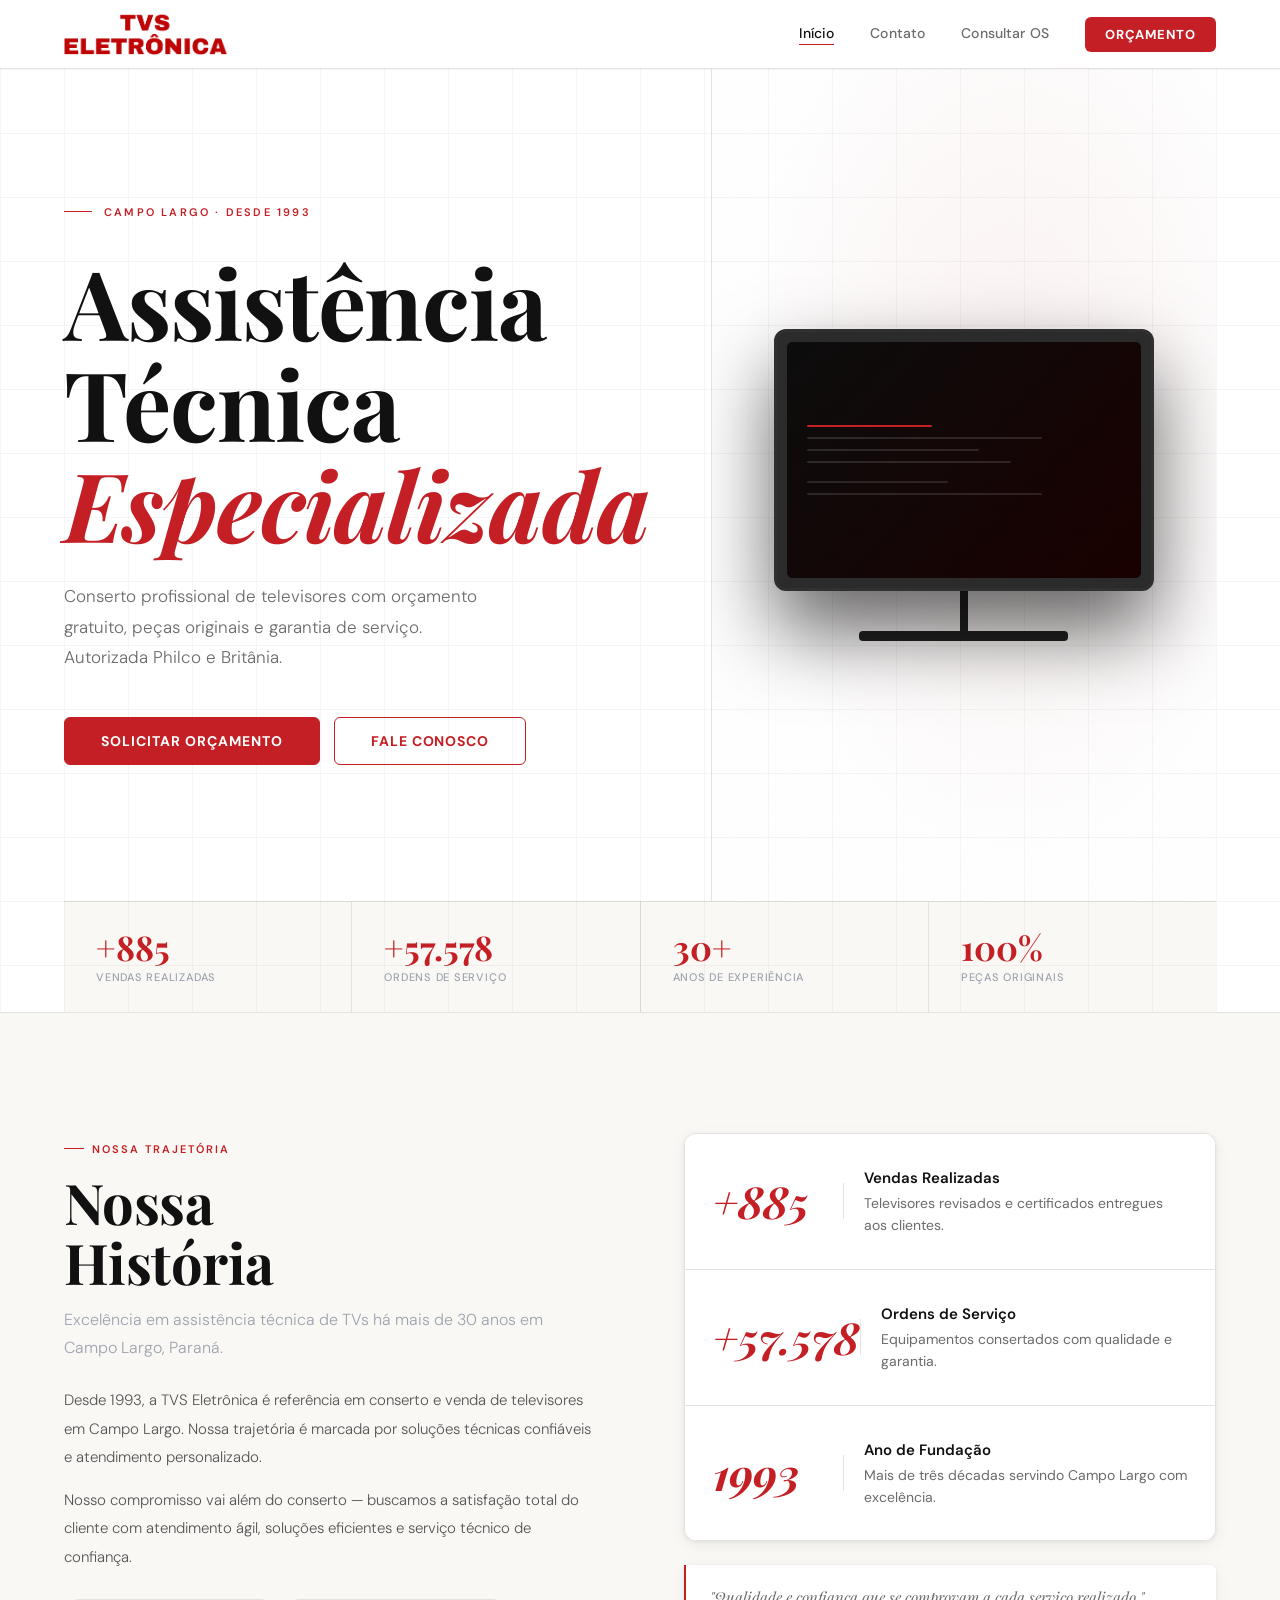
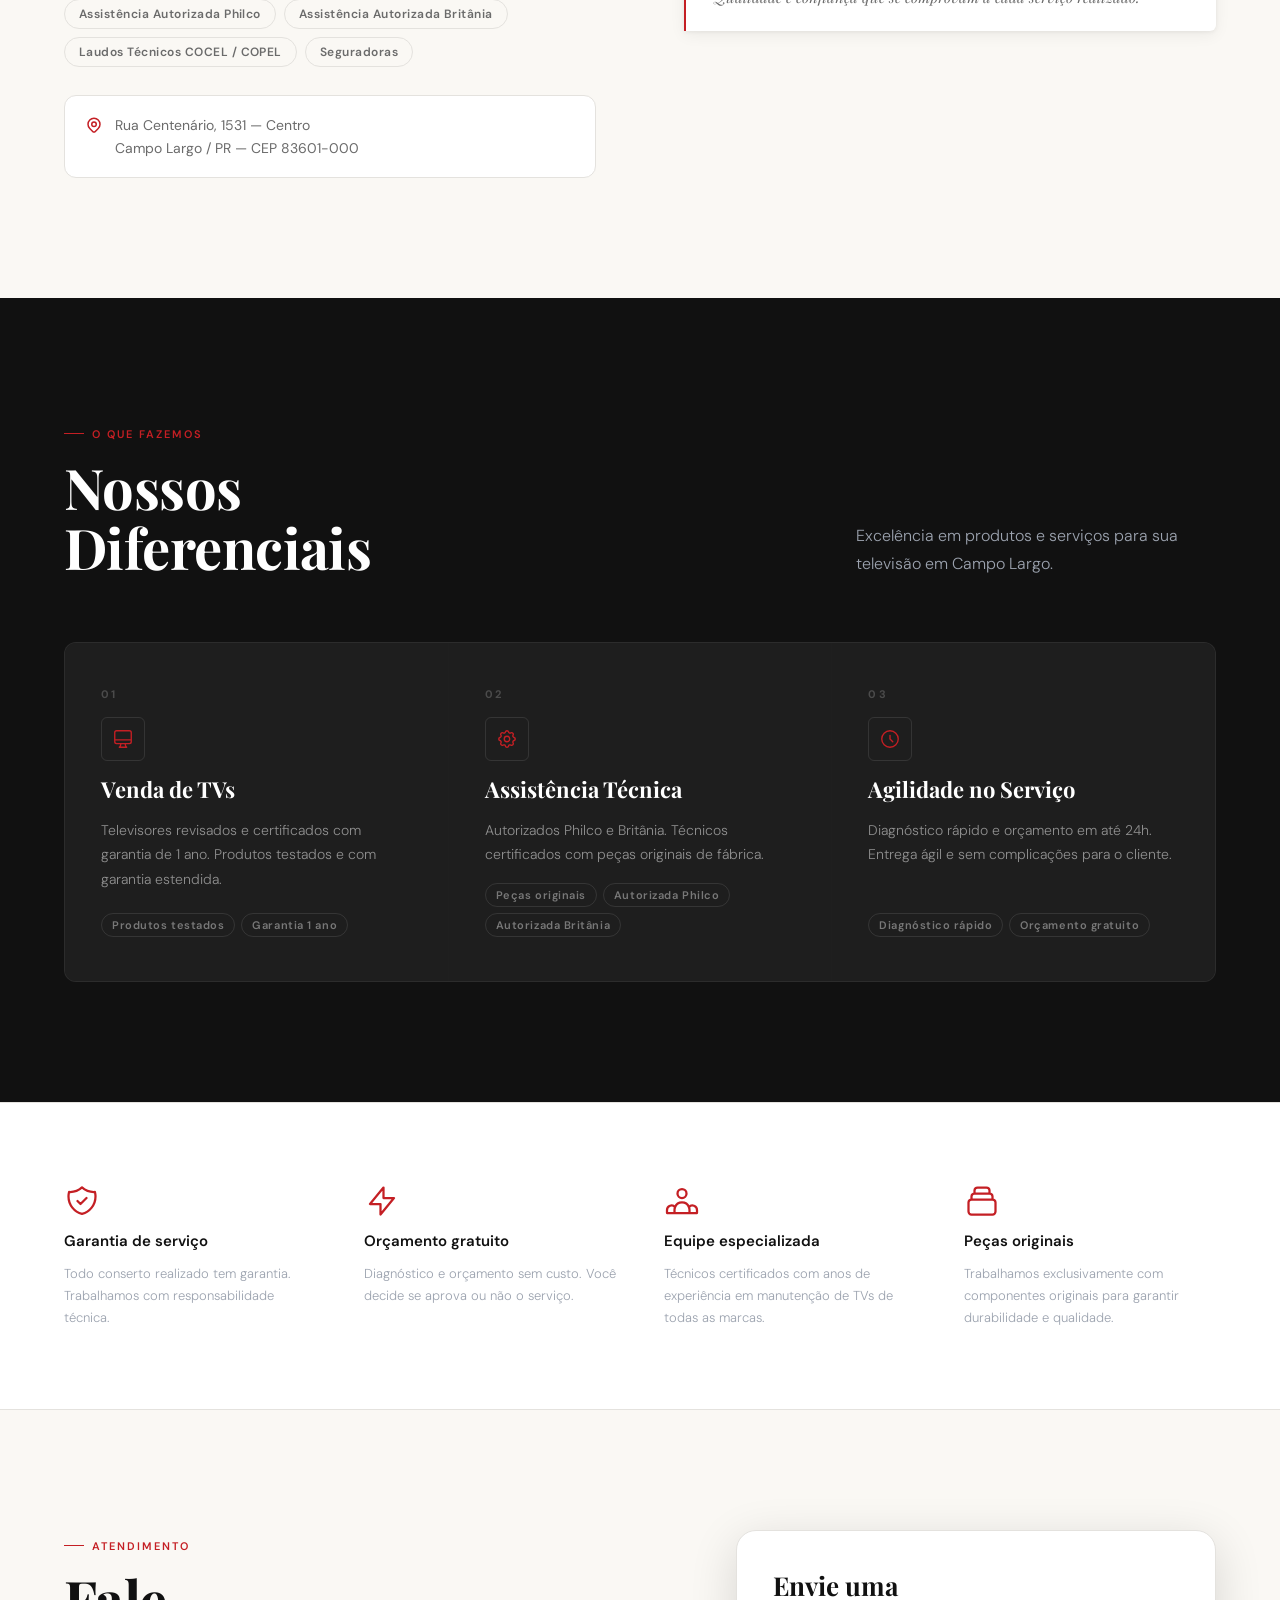
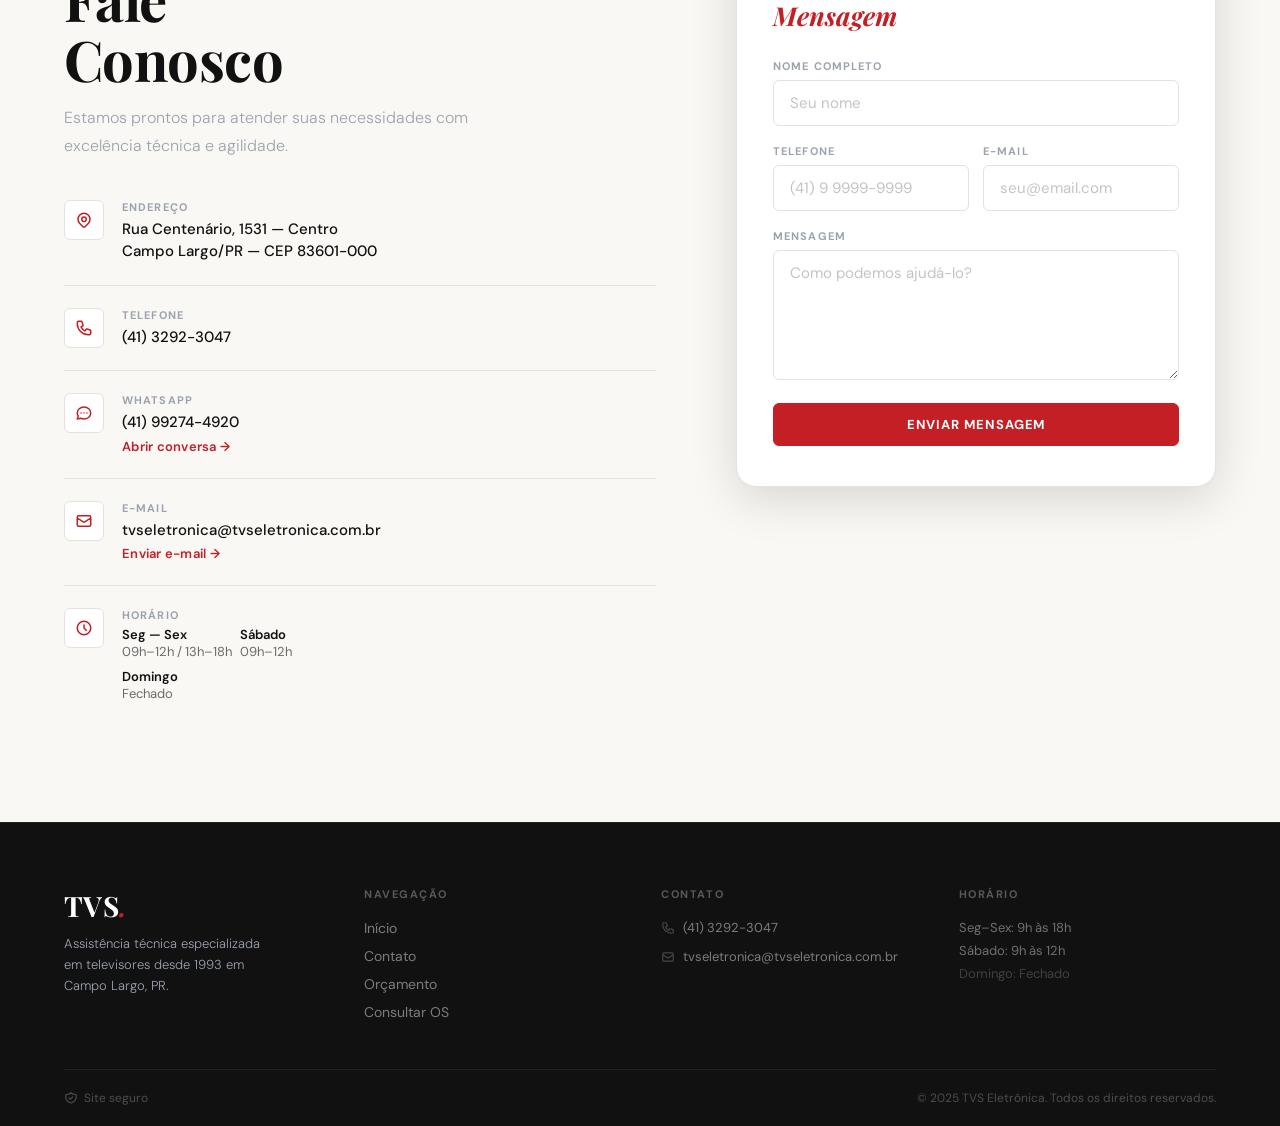
<file: index.html>
<!DOCTYPE html>
<html lang="pt-BR">
<head>
  <meta charset="UTF-8" />
  <meta name="viewport" content="width=device-width, initial-scale=1.0" />
  <title>TVS Eletrônica | Assistência Técnica em TV em Campo Largo/PR</title>
  <meta name="description" content="Assistência técnica especializada em televisores em Campo Largo/PR. Mais de 30 anos de experiência, autorizada Philco e Britânia. Orçamento gratuito e sem compromisso." />
  <link rel="canonical" href="https://www.tvseletronica.com/" />
  <!-- Open Graph -->
  <meta property="og:type"        content="website" />
  <meta property="og:url"         content="https://www.tvseletronica.com/" />
  <meta property="og:title"       content="TVS Eletrônica | Assistência Técnica em TV em Campo Largo/PR" />
  <meta property="og:description" content="Assistência técnica especializada em televisores em Campo Largo/PR. Mais de 30 anos de experiência, autorizada Philco e Britânia. Orçamento gratuito." />
  <meta property="og:image"       content="https://www.tvseletronica.com/img/tvs-logo.png" />
  <meta property="og:locale"      content="pt_BR" />
  <!-- Twitter Card -->
  <meta name="twitter:card"        content="summary_large_image" />
  <meta name="twitter:title"       content="TVS Eletrônica | Assistência Técnica em TV em Campo Largo/PR" />
  <meta name="twitter:description" content="Assistência técnica especializada em televisores em Campo Largo/PR. Autorizada Philco e Britânia. Orçamento gratuito." />
  <meta name="twitter:image"       content="https://www.tvseletronica.com/img/tvs-logo.png" />
  <!-- Schema.org -->
  <script type="application/ld+json">
  {
    "@context": "https://schema.org",
    "@type": "LocalBusiness",
    "name": "TVS Eletrônica",
    "description": "Assistência técnica especializada em televisores em Campo Largo/PR. Autorizada Philco e Britânia.",
    "url": "https://www.tvseletronica.com",
    "telephone": "+55-41-3292-3047",
    "email": "contato@tvseletronica.com",
    "foundingDate": "1993",
    "address": {
      "@type": "PostalAddress",
      "streetAddress": "Rua Centenário, 1531",
      "addressLocality": "Campo Largo",
      "addressRegion": "PR",
      "postalCode": "83601-000",
      "addressCountry": "BR"
    },
    "geo": {
      "@type": "GeoCoordinates",
      "latitude": -25.4595,
      "longitude": -49.5271
    },
    "openingHoursSpecification": [
      {
        "@type": "OpeningHoursSpecification",
        "dayOfWeek": ["Monday","Tuesday","Wednesday","Thursday","Friday"],
        "opens": "09:00",
        "closes": "18:00"
      },
      {
        "@type": "OpeningHoursSpecification",
        "dayOfWeek": "Saturday",
        "opens": "09:00",
        "closes": "12:00"
      }
    ],
    "logo": {
      "@type": "ImageObject",
      "url": "https://www.tvseletronica.com/img/tvs-logo.png"
    },
    "image": "https://www.tvseletronica.com/img/tvs-logo.png",
    "sameAs": ["https://www.tvseletronica.com"]
  }
  </script>
  <link rel="icon" type="image/x-icon"  href="img/favicon.ico" />
  <link rel="icon" type="image/svg+xml" href="img/favicon.svg" />
  <link rel="icon" type="image/png" sizes="96x96" href="img/favicon-96x96.png" />
  <link rel="apple-touch-icon" href="img/apple-touch-icon.png" />
  <link rel="stylesheet" href="css/style.css" />
</head>
<body>


<div id="toast-container" class="toast-wrap"></div>

<!-- ===== HEADER ===== -->
<header class="site-header">
  <div class="container header-inner">
    <a href="/" class="site-logo">
      <img src="img/tvs-logo.png"
           onerror="this.style.display='none';this.nextElementSibling.style.display='flex'"
           class="logo-img" alt="TVS Eletrônica" />
      <span class="logo-text" style="display:none">TVS<em>.</em></span>
    </a>
    <nav class="site-nav">
      <a href="/"        class="nav-link active">Início</a>
      <a href="/contato"      class="nav-link">Contato</a>
      <a href="/consultar-os" class="nav-link">Consultar OS</a>
      <a href="/orcamento"    class="btn-cta-nav">Orçamento</a>
    </nav>
    <button id="hamburger" class="hamburger" aria-label="Menu">
      <span></span><span></span><span></span>
    </button>
  </div>
</header>

<!-- Mobile Drawer -->
<div id="mobile-drawer" class="mobile-drawer">
  <div id="drawer-back" class="drawer-back"></div>
  <div class="drawer-panel">
    <button id="drawer-close" class="drawer-close">&#x2715;</button>
    <img src="img/tvs-logo.png"
         onerror="this.style.display='none'" class="drawer-logo" alt="TVS" />
    <nav class="drawer-nav">
      <a href="/"        class="drawer-link">Início</a>
      <a href="/contato"      class="drawer-link">Contato</a>
      <a href="/consultar-os" class="drawer-link">Consultar OS</a>
      <a href="/orcamento"    class="drawer-link">Solicitar Orçamento →</a>
    </nav>
  </div>
</div>

<!-- ===== HERO ===== -->
<section class="hero">
  <div class="hero__grid container">
    <!-- Left -->
    <div class="hero__left">
      <div class="hero__eyebrow">
        <span class="hero__eyebrow-line"></span>
        Campo Largo · Desde 1993
      </div>

      <h1 class="hero__title">
        Assistência<br>
        Técnica<br>
        <em>Especializada</em>
      </h1>

      <p class="hero__desc">
        Conserto profissional de televisores com orçamento gratuito,
        peças originais e garantia de serviço. Autorizada Philco e Britânia.
      </p>

      <div class="hero__actions">
        <a href="/orcamento" class="btn btn--solid btn--lg">Solicitar Orçamento</a>
        <a href="/contato"   class="btn btn--outline btn--lg">Fale Conosco</a>
      </div>
    </div>

    <!-- Right — TV visual -->
    <div class="hero__right">
      <div class="hero__right-bg"></div>
      <div class="hero__right-noise"></div>
      <div class="tv-scene">
        <div class="tv-body">
          <div class="tv-screen">
            <div class="tv-content">
              <div class="tv-line tv-line--red"></div>
              <div class="tv-line tv-line--mid"></div>
              <div class="tv-line tv-line--short"></div>
              <div class="tv-line" style="width:65%"></div>
              <div class="tv-line" style="width:45%;margin-top:8px"></div>
              <div class="tv-line tv-line--mid"></div>
            </div>
            <div class="tv-logo-on-screen">TVS</div>
          </div>
          <div class="tv-led"></div>
        </div>
        <div class="tv-neck"></div>
        <div class="tv-base"></div>
      </div>
    </div>
  </div>

  <!-- Stats bar -->
  <div class="hero__stats container" style="padding-left:0;padding-right:0">
    <div class="hero__stat">
      <div class="hero__stat-num" data-counter data-target="1000" data-prefix="+">+1.000</div>
      <div class="hero__stat-label">Vendas realizadas</div>
    </div>
    <div class="hero__stat">
      <div class="hero__stat-num" data-counter data-target="65000" data-prefix="+">+65.000</div>
      <div class="hero__stat-label">Ordens de serviço</div>
    </div>
    <div class="hero__stat">
      <div class="hero__stat-num">30+</div>
      <div class="hero__stat-label">Anos de experiência</div>
    </div>
    <div class="hero__stat">
      <div class="hero__stat-num">100%</div>
      <div class="hero__stat-label">Peças originais</div>
    </div>
  </div>
</section>

<!-- ===== ABOUT / HISTORY ===== -->
<section class="about">
  <div class="container">
    <div class="about__grid">
      <!-- Left text -->
      <div class="reveal-left">
        <span class="section-label">Nossa Trajetória</span>
        <h2 class="section-title">Nossa<br>História</h2>
        <p class="section-sub">Excelência em assistência técnica de TVs há mais de 30 anos em Campo Largo, Paraná.</p>

        <div class="about__body">
          <p>Desde 1993, a TVS Eletrônica é referência em conserto e venda de televisores em Campo Largo. Nossa trajetória é marcada por soluções técnicas confiáveis e atendimento personalizado.</p>
          <p>Nosso compromisso vai além do conserto — buscamos a satisfação total do cliente com atendimento ágil, soluções eficientes e serviço técnico de confiança.</p>
        </div>

        <div class="about__certs">
          <span class="cert-tag">Assistência Autorizada Philco</span>
          <span class="cert-tag">Assistência Autorizada Britânia</span>
          <span class="cert-tag">Laudos Técnicos COCEL / COPEL</span>
          <span class="cert-tag">Seguradoras</span>
        </div>

        <div class="about__address">
          <svg fill="none" stroke="currentColor" viewBox="0 0 24 24">
            <path stroke-linecap="round" stroke-linejoin="round" stroke-width="2"
                  d="M17.657 16.657L13.414 20.9a1.998 1.998 0 01-2.827 0l-4.244-4.243a8 8 0 1111.314 0z"/>
            <path stroke-linecap="round" stroke-linejoin="round" stroke-width="2" d="M15 11a3 3 0 11-6 0 3 3 0 016 0z"/>
          </svg>
          <p>Rua Centenário, 1531 — Centro<br>Campo Largo / PR — CEP 83601-000</p>
        </div>
      </div>

      <!-- Right achievements -->
      <div class="reveal-right">
        <div class="about__right">
          <div class="achiev-item">
            <div class="achiev-num" data-counter data-target="1000" data-prefix="+">+1.000</div>
            <div class="achiev-divider"></div>
            <div class="achiev-text">
              <strong>Vendas Realizadas</strong>
              Televisores revisados e certificados entregues aos clientes.
            </div>
          </div>
          <div class="achiev-item">
            <div class="achiev-num" data-counter data-target="65000" data-prefix="+">+65.000</div>
            <div class="achiev-divider"></div>
            <div class="achiev-text">
              <strong>Ordens de Serviço</strong>
              Equipamentos consertados com qualidade e garantia.
            </div>
          </div>
          <div class="achiev-item">
            <div class="achiev-num">1993</div>
            <div class="achiev-divider"></div>
            <div class="achiev-text">
              <strong>Ano de Fundação</strong>
              Mais de três décadas servindo Campo Largo com excelência.
            </div>
          </div>
        </div>

        <div class="about__quote">
          <p>"Qualidade e confiança que se comprovam a cada serviço realizado."</p>
        </div>
      </div>
    </div>
  </div>
</section>

<!-- ===== SERVICES ===== -->
<section class="services">
  <div class="container">
    <div class="services__header">
      <div>
        <span class="section-label" style="color:var(--red)">O que fazemos</span>
        <h2 class="section-title section-title--white">Nossos<br>Diferenciais</h2>
      </div>
      <p class="section-sub">Excelência em produtos e serviços para sua televisão em Campo Largo.</p>
    </div>

    <div class="services__grid reveal">
      <!-- Card 1 -->
      <div class="service-card">
        <span class="service-num">01</span>
        <div class="service-icon">
          <svg fill="none" stroke="currentColor" viewBox="0 0 24 24">
            <path stroke-linecap="round" stroke-linejoin="round" stroke-width="1.5"
                  d="M9.75 17L9 20l-1 1h8l-1-1-.75-3M3 13h18M5 17h14a2 2 0 002-2V5a2 2 0 00-2-2H5a2 2 0 00-2 2v10a2 2 0 002 2z"/>
          </svg>
        </div>
        <div class="service-title">Venda de TVs</div>
        <p class="service-text">Televisores revisados e certificados com garantia de 1 ano. Produtos testados e com garantia estendida.</p>
        <div class="service-tags">
          <span class="service-tag">Produtos testados</span>
          <span class="service-tag">Garantia 1 ano</span>
        </div>
      </div>

      <!-- Card 2 -->
      <div class="service-card">
        <span class="service-num">02</span>
        <div class="service-icon">
          <svg fill="none" stroke="currentColor" viewBox="0 0 24 24">
            <path stroke-linecap="round" stroke-linejoin="round" stroke-width="1.5"
                  d="M10.325 4.317c.426-1.756 2.924-1.756 3.35 0a1.724 1.724 0 002.573 1.066c1.543-.94 3.31.826 2.37 2.37a1.724 1.724 0 001.065 2.572c1.756.426 1.756 2.924 0 3.35a1.724 1.724 0 00-1.066 2.573c.94 1.543-.826 3.31-2.37 2.37a1.724 1.724 0 00-2.572 1.065c-.426 1.756-2.924 1.756-3.35 0a1.724 1.724 0 00-2.573-1.066c-1.543.94-3.31-.826-2.37-2.37a1.724 1.724 0 00-1.065-2.572c-1.756-.426-1.756-2.924 0-3.35a1.724 1.724 0 001.066-2.573c-.94-1.543.826-3.31 2.37-2.37.996.608 2.296.07 2.572-1.065z"/>
            <path stroke-linecap="round" stroke-linejoin="round" stroke-width="1.5" d="M15 12a3 3 0 11-6 0 3 3 0 016 0z"/>
          </svg>
        </div>
        <div class="service-title">Assistência Técnica</div>
        <p class="service-text">Autorizados Philco e Britânia. Técnicos certificados com peças originais de fábrica.</p>
        <div class="service-tags">
          <span class="service-tag">Peças originais</span>
          <span class="service-tag">Autorizada Philco</span>
          <span class="service-tag">Autorizada Britânia</span>
        </div>
      </div>

      <!-- Card 3 -->
      <div class="service-card">
        <span class="service-num">03</span>
        <div class="service-icon">
          <svg fill="none" stroke="currentColor" viewBox="0 0 24 24">
            <path stroke-linecap="round" stroke-linejoin="round" stroke-width="1.5"
                  d="M12 8v4l3 3m6-3a9 9 0 11-18 0 9 9 0 0118 0z"/>
          </svg>
        </div>
        <div class="service-title">Agilidade no Serviço</div>
        <p class="service-text">Diagnóstico rápido e orçamento em até 24h. Entrega ágil e sem complicações para o cliente.</p>
        <div class="service-tags">
          <span class="service-tag">Diagnóstico rápido</span>
          <span class="service-tag">Orçamento gratuito</span>
        </div>
      </div>
    </div>
  </div>
</section>

<!-- ===== WHY US ===== -->
<section class="whyus">
  <div class="container">
    <div class="whyus__grid">
      <div class="why-item reveal" data-delay="0">
        <div class="why-icon">
          <svg fill="none" stroke="currentColor" viewBox="0 0 24 24">
            <path stroke-linecap="round" stroke-linejoin="round" stroke-width="1.5"
                  d="M9 12l2 2 4-4m5.618-4.016A11.955 11.955 0 0112 2.944a11.955 11.955 0 01-8.618 3.04A12.02 12.02 0 003 9c0 5.591 3.824 10.29 9 11.622 5.176-1.332 9-6.03 9-11.622 0-1.042-.133-2.052-.382-3.016z"/>
          </svg>
        </div>
        <div class="why-title">Garantia de serviço</div>
        <div class="why-text">Todo conserto realizado tem garantia. Trabalhamos com responsabilidade técnica.</div>
      </div>
      <div class="why-item reveal" data-delay="100">
        <div class="why-icon">
          <svg fill="none" stroke="currentColor" viewBox="0 0 24 24">
            <path stroke-linecap="round" stroke-linejoin="round" stroke-width="1.5"
                  d="M13 10V3L4 14h7v7l9-11h-7z"/>
          </svg>
        </div>
        <div class="why-title">Orçamento gratuito</div>
        <div class="why-text">Diagnóstico e orçamento sem custo. Você decide se aprova ou não o serviço.</div>
      </div>
      <div class="why-item reveal" data-delay="200">
        <div class="why-icon">
          <svg fill="none" stroke="currentColor" viewBox="0 0 24 24">
            <path stroke-linecap="round" stroke-linejoin="round" stroke-width="1.5"
                  d="M17 20h5v-2a3 3 0 00-5.356-1.857M17 20H7m10 0v-2c0-.656-.126-1.283-.356-1.857M7 20H2v-2a3 3 0 015.356-1.857M7 20v-2c0-.656.126-1.283.356-1.857m0 0a5.002 5.002 0 019.288 0M15 7a3 3 0 11-6 0 3 3 0 016 0z"/>
          </svg>
        </div>
        <div class="why-title">Equipe especializada</div>
        <div class="why-text">Técnicos certificados com anos de experiência em manutenção de TVs de todas as marcas.</div>
      </div>
      <div class="why-item reveal" data-delay="300">
        <div class="why-icon">
          <svg fill="none" stroke="currentColor" viewBox="0 0 24 24">
            <path stroke-linecap="round" stroke-linejoin="round" stroke-width="1.5"
                  d="M19 11H5m14 0a2 2 0 012 2v6a2 2 0 01-2 2H5a2 2 0 01-2-2v-6a2 2 0 012-2m14 0V9a2 2 0 00-2-2M5 11V9a2 2 0 012-2m0 0V5a2 2 0 012-2h6a2 2 0 012 2v2M7 7h10"/>
          </svg>
        </div>
        <div class="why-title">Peças originais</div>
        <div class="why-text">Trabalhamos exclusivamente com componentes originais para garantir durabilidade e qualidade.</div>
      </div>
    </div>
  </div>
</section>

<!-- ===== CONTACT ===== -->
<section class="contact" id="contato">
  <div class="container">
    <div class="contact__grid">
      <!-- Info -->
      <div class="reveal-left">
        <span class="section-label">Atendimento</span>
        <h2 class="section-title">Fale<br>Conosco</h2>
        <p class="section-sub">Estamos prontos para atender suas necessidades com excelência técnica e agilidade.</p>

        <div class="contact-info" style="margin-top:40px">
          <div class="contact-row">
            <div class="contact-icon">
              <svg fill="none" stroke="currentColor" viewBox="0 0 24 24">
                <path stroke-linecap="round" stroke-linejoin="round" stroke-width="2"
                      d="M17.657 16.657L13.414 20.9a1.998 1.998 0 01-2.827 0l-4.244-4.243a8 8 0 1111.314 0z"/>
                <path stroke-linecap="round" stroke-linejoin="round" stroke-width="2" d="M15 11a3 3 0 11-6 0 3 3 0 016 0z"/>
              </svg>
            </div>
            <div>
              <div class="contact-row-label">Endereço</div>
              <div class="contact-row-value">Rua Centenário, 1531 — Centro<br>Campo Largo/PR — CEP 83601-000</div>
            </div>
          </div>

          <div class="contact-row">
            <div class="contact-icon">
              <svg fill="none" stroke="currentColor" viewBox="0 0 24 24">
                <path stroke-linecap="round" stroke-linejoin="round" stroke-width="2"
                      d="M3 5a2 2 0 012-2h3.28a1 1 0 01.948.684l1.498 4.493a1 1 0 01-.502 1.21l-2.257 1.13a11.042 11.042 0 005.516 5.516l1.13-2.257a1 1 0 011.21-.502l4.493 1.498a1 1 0 01.684.949V19a2 2 0 01-2 2h-1C9.716 21 3 14.284 3 6V5z"/>
              </svg>
            </div>
            <div>
              <div class="contact-row-label">Telefone</div>
              <div class="contact-row-value">(41) 3292-3047</div>
            </div>
          </div>

          <div class="contact-row">
            <div class="contact-icon">
              <svg fill="none" stroke="currentColor" viewBox="0 0 24 24">
                <path stroke-linecap="round" stroke-linejoin="round" stroke-width="2"
                      d="M8 12h.01M12 12h.01M16 12h.01M21 12c0 4.418-4.03 8-9 8a9.863 9.863 0 01-4.255-.949L3 20l1.395-3.72C3.512 15.042 3 13.574 3 12c0-4.418 4.03-8 9-8s9 3.582 9 8z"/>
              </svg>
            </div>
            <div>
              <div class="contact-row-label">WhatsApp</div>
              <div class="contact-row-value">(41) 99274-4920</div>
              <a href="https://wa.me/5541992744920" class="contact-row-link" target="_blank" rel="noopener">
                Abrir conversa →
              </a>
            </div>
          </div>

          <div class="contact-row">
            <div class="contact-icon">
              <svg fill="none" stroke="currentColor" viewBox="0 0 24 24">
                <path stroke-linecap="round" stroke-linejoin="round" stroke-width="2"
                      d="M3 8l7.89 5.26a2 2 0 002.22 0L21 8M5 19h14a2 2 0 002-2V7a2 2 0 00-2-2H5a2 2 0 00-2 2v10a2 2 0 002 2z"/>
              </svg>
            </div>
            <div>
              <div class="contact-row-label">E-mail</div>
              <div class="contact-row-value">tvseletronica@tvseletronica.com.br</div>
              <a href="mailto:tvseletronica@tvseletronica.com.br" class="contact-row-link">
                Enviar e-mail →
              </a>
            </div>
          </div>

          <div class="contact-row">
            <div class="contact-icon">
              <svg fill="none" stroke="currentColor" viewBox="0 0 24 24">
                <path stroke-linecap="round" stroke-linejoin="round" stroke-width="2"
                      d="M12 8v4l3 3m6-3a9 9 0 11-18 0 9 9 0 0118 0z"/>
              </svg>
            </div>
            <div>
              <div class="contact-row-label">Horário</div>
              <div class="hours-grid" style="margin-top:2px">
                <div class="hours-item"><strong>Seg — Sex</strong>09h–12h / 13h–18h</div>
                <div class="hours-item"><strong>Sábado</strong>09h–12h</div>
                <div class="hours-item"><strong>Domingo</strong>Fechado</div>
              </div>
            </div>
          </div>
        </div>
      </div>

      <!-- Form -->
      <div class="reveal-right">
        <div class="form-card">
          <div class="form-card-title">Envie uma<br><span>Mensagem</span></div>
          <form id="home-form">
            <div class="form-group">
              <label class="form-label" for="hf-name">Nome completo</label>
              <input id="hf-name" name="name" type="text" class="form-input" placeholder="Seu nome" required />
            </div>
            <div class="form-row">
              <div class="form-group">
                <label class="form-label" for="hf-phone">Telefone</label>
                <input id="hf-phone" name="phone" type="tel" class="form-input" placeholder="(41) 9 9999-9999" required />
              </div>
              <div class="form-group">
                <label class="form-label" for="hf-email">E-mail</label>
                <input id="hf-email" name="email" type="email" class="form-input" placeholder="seu@email.com" />
              </div>
            </div>
            <div class="form-group">
              <label class="form-label" for="hf-msg">Mensagem</label>
              <textarea id="hf-msg" name="message" class="form-textarea" rows="5" placeholder="Como podemos ajudá-lo?"></textarea>
            </div>
            <button id="home-form-btn" type="submit" class="btn btn--solid" style="width:100%">
              Enviar Mensagem
            </button>
          </form>
        </div>
      </div>
    </div>
  </div>
</section>

<!-- ===== FOOTER ===== -->
<footer class="site-footer">
  <div class="container">
    <div class="footer-top">
      <div>
        <div class="footer-brand-name">TVS<em>.</em></div>
        <p class="footer-brand-desc">Assistência técnica especializada em televisores desde 1993 em Campo Largo, PR.</p>
      </div>
      <div>
        <p class="footer-col-title">Navegação</p>
        <div class="footer-links">
          <a href="/"        class="footer-link">Início</a>
          <a href="/contato"      class="footer-link">Contato</a>
          <a href="/orcamento"    class="footer-link">Orçamento</a>
          <a href="/consultar-os" class="footer-link">Consultar OS</a>
        </div>
      </div>
      <div>
        <p class="footer-col-title">Contato</p>
        <div class="footer-contact-list">
          <div class="footer-contact-item">
            <svg fill="none" stroke="currentColor" viewBox="0 0 24 24"><path stroke-linecap="round" stroke-linejoin="round" stroke-width="2" d="M3 5a2 2 0 012-2h3.28a1 1 0 01.948.684l1.498 4.493a1 1 0 01-.502 1.21l-2.257 1.13a11.042 11.042 0 005.516 5.516l1.13-2.257a1 1 0 011.21-.502l4.493 1.498a1 1 0 01.684.949V19a2 2 0 01-2 2h-1C9.716 21 3 14.284 3 6V5z"/></svg>
            (41) 3292-3047
          </div>
          <div class="footer-contact-item">
            <svg fill="none" stroke="currentColor" viewBox="0 0 24 24"><path stroke-linecap="round" stroke-linejoin="round" stroke-width="2" d="M3 8l7.89 5.26a2 2 0 002.22 0L21 8M5 19h14a2 2 0 002-2V7a2 2 0 00-2-2H5a2 2 0 00-2 2v10a2 2 0 002 2z"/></svg>
            tvseletronica@tvseletronica.com.br
          </div>
        </div>
      </div>
      <div>
        <p class="footer-col-title">Horário</p>
        <div class="footer-hours-list">
          <div class="footer-hours-item">Seg–Sex: 9h às 18h</div>
          <div class="footer-hours-item">Sábado: 9h às 12h</div>
          <div class="footer-hours-item" style="color:rgba(255,255,255,.2)">Domingo: Fechado</div>
        </div>
      </div>
    </div>
    <div class="footer-bottom">
      <div class="footer-bottom-secure">
        <svg fill="none" stroke="currentColor" viewBox="0 0 24 24"><path stroke-linecap="round" stroke-linejoin="round" stroke-width="2" d="M9 12l2 2 4-4m5.618-4.016A11.955 11.955 0 0112 2.944a11.955 11.955 0 01-8.618 3.04A12.02 12.02 0 003 9c0 5.591 3.824 10.29 9 11.622 5.176-1.332 9-6.03 9-11.622 0-1.042-.133-2.052-.382-3.016z"/></svg>
        Site seguro
      </div>
      <p>© 2025 TVS Eletrônica. Todos os direitos reservados.</p>
    </div>
  </div>
</footer>

<script src="js/main.js"></script>
<script src="js/api.js"></script>
<script>
  handleContactForm({ formId:'home-form', btnId:'home-form-btn', subject:'Contato via site' });
</script>
</body>
</html>
</file>
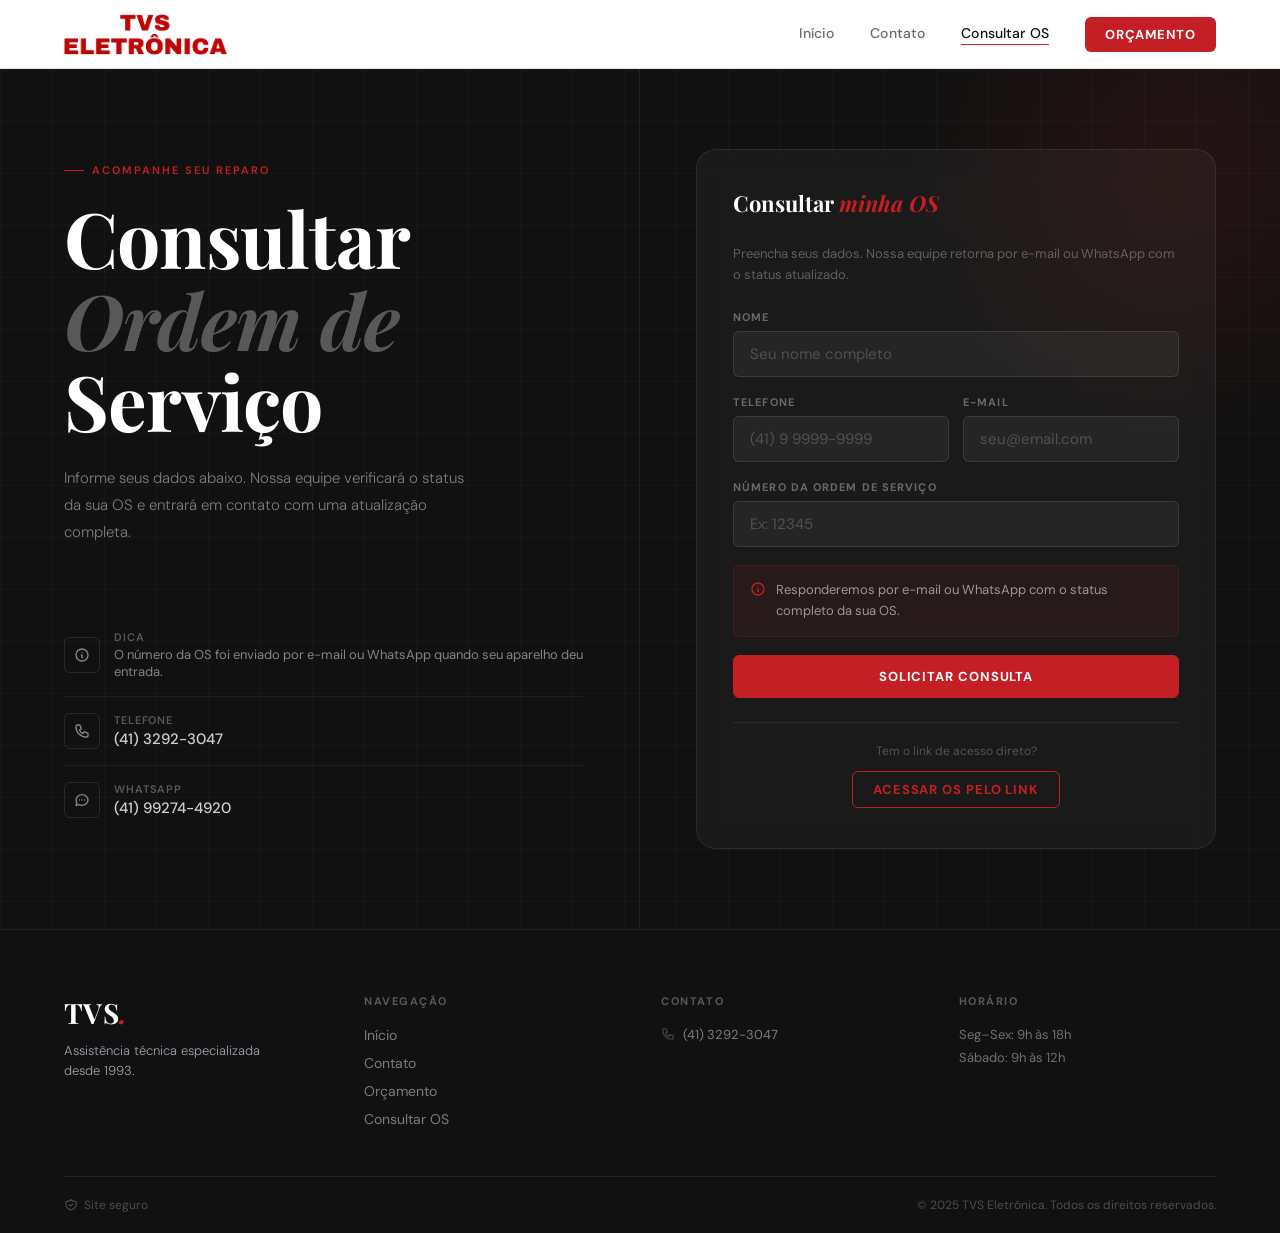
<file: consultar-os.html>
<!DOCTYPE html>
<html lang="pt-BR">
<head>
  <meta charset="UTF-8"/>
  <meta name="viewport" content="width=device-width, initial-scale=1.0"/>
  <title>Consultar Ordem de Serviço | TVS Eletrônica Campo Largo/PR</title>
  <meta name="description" content="Acompanhe o status do conserto da sua TV na TVS Eletrônica. Informe seus dados e receba uma atualização completa da sua ordem de serviço por e-mail ou WhatsApp."/>
  <link rel="canonical" href="https://www.tvseletronica.com/consultar-os" />
  <!-- Open Graph -->
  <meta property="og:type"        content="website" />
  <meta property="og:url"         content="https://www.tvseletronica.com/consultar-os" />
  <meta property="og:title"       content="Consultar Ordem de Serviço | TVS Eletrônica" />
  <meta property="og:description" content="Acompanhe o status do conserto da sua TV na TVS Eletrônica em Campo Largo/PR." />
  <meta property="og:image"       content="https://www.tvseletronica.com/img/tvs-logo.png" />
  <meta property="og:locale"      content="pt_BR" />
  <!-- Twitter Card -->
  <meta name="twitter:card"        content="summary_large_image" />
  <meta name="twitter:title"       content="Consultar Ordem de Serviço | TVS Eletrônica" />
  <meta name="twitter:description" content="Acompanhe o status do conserto da sua TV na TVS Eletrônica em Campo Largo/PR." />
  <meta name="twitter:image"       content="https://www.tvseletronica.com/img/tvs-logo.png" />
  <link rel="icon" type="image/x-icon"  href="img/favicon.ico"/>
  <link rel="icon" type="image/svg+xml" href="img/favicon.svg"/>
  <link rel="icon" type="image/png" sizes="96x96" href="img/favicon-96x96.png"/>
  <link rel="apple-touch-icon" href="img/apple-touch-icon.png"/>
  <link rel="stylesheet" href="css/style.css"/>
</head>
<body>

<div id="toast-container" class="toast-wrap"></div>

<!-- HEADER -->
<header class="site-header">
  <div class="container header-inner">
    <a href="/" class="site-logo">
      <img src="img/tvs-logo.png"
           onerror="this.style.display='none';this.nextElementSibling.style.display='flex'"
           class="logo-img" alt="TVS Eletrônica"/>
      <span class="logo-text" style="display:none">TVS<em>.</em></span>
    </a>
    <nav class="site-nav">
      <a href="/"        class="nav-link">Início</a>
      <a href="/contato"      class="nav-link">Contato</a>
      <a href="/consultar-os" class="nav-link active">Consultar OS</a>
      <a href="/orcamento"    class="btn-cta-nav">Orçamento</a>
    </nav>
    <button id="hamburger" class="hamburger"><span></span><span></span><span></span></button>
  </div>
</header>
<div id="mobile-drawer" class="mobile-drawer">
  <div id="drawer-back" class="drawer-back"></div>
  <div class="drawer-panel">
    <button id="drawer-close" class="drawer-close">&#x2715;</button>
    <img src="img/tvs-logo.png" onerror="this.style.display='none'" class="drawer-logo" alt="TVS"/>
    <nav class="drawer-nav">
      <a href="/"        class="drawer-link">Início</a>
      <a href="/contato"      class="drawer-link">Contato</a>
      <a href="/consultar-os" class="drawer-link">Consultar OS</a>
      <a href="/orcamento"    class="drawer-link">Solicitar Orçamento →</a>
    </nav>
  </div>
</div>

<!-- MAIN -->
<main class="page-form">
  <div class="container page-form__inner">

    <!-- Info -->
    <div class="pf-info">
      <div class="pf-eyebrow">Acompanhe seu reparo</div>
      <h1 class="pf-title">Consultar<br><em>Ordem de</em><br>Serviço</h1>
      <p class="pf-desc">Informe seus dados abaixo. Nossa equipe verificará o status da sua OS e entrará em contato com uma atualização completa.</p>

      <div class="pf-channels" style="margin-top:32px">
        <div class="pf-channel">
          <div class="pf-ch-icon">
            <svg fill="none" stroke="currentColor" viewBox="0 0 24 24">
              <path stroke-linecap="round" stroke-linejoin="round" stroke-width="2"
                    d="M13 16h-1v-4h-1m1-4h.01M21 12a9 9 0 11-18 0 9 9 0 0118 0z"/>
            </svg>
          </div>
          <div>
            <div class="pf-ch-label">Dica</div>
            <div class="pf-ch-value" style="font-size:13px;font-weight:400;opacity:.6">O número da OS foi enviado por e-mail ou WhatsApp quando seu aparelho deu entrada.</div>
          </div>
        </div>
        <div class="pf-channel">
          <div class="pf-ch-icon">
            <svg fill="none" stroke="currentColor" viewBox="0 0 24 24">
              <path stroke-linecap="round" stroke-linejoin="round" stroke-width="2"
                    d="M3 5a2 2 0 012-2h3.28a1 1 0 01.948.684l1.498 4.493a1 1 0 01-.502 1.21l-2.257 1.13a11.042 11.042 0 005.516 5.516l1.13-2.257a1 1 0 011.21-.502l4.493 1.498a1 1 0 01.684.949V19a2 2 0 01-2 2h-1C9.716 21 3 14.284 3 6V5z"/>
            </svg>
          </div>
          <div>
            <div class="pf-ch-label">Telefone</div>
            <div class="pf-ch-value">(41) 3292-3047</div>
          </div>
        </div>
        <div class="pf-channel">
          <div class="pf-ch-icon">
            <svg fill="none" stroke="currentColor" viewBox="0 0 24 24">
              <path stroke-linecap="round" stroke-linejoin="round" stroke-width="2"
                    d="M8 12h.01M12 12h.01M16 12h.01M21 12c0 4.418-4.03 8-9 8a9.863 9.863 0 01-4.255-.949L3 20l1.395-3.72C3.512 15.042 3 13.574 3 12c0-4.418 4.03-8 9-8s9 3.582 9 8z"/>
            </svg>
          </div>
          <div>
            <div class="pf-ch-label">WhatsApp</div>
            <div class="pf-ch-value">(41) 99274-4920</div>
          </div>
        </div>
      </div>
    </div>

    <!-- Form -->
    <div class="pf-form-wrap">
      <div class="pf-form-card">
        <div class="pf-form-title">Consultar <span>minha OS</span></div>
        <p style="font-size:13px;color:rgba(255,255,255,.3);margin-bottom:24px;line-height:1.6">
          Preencha seus dados. Nossa equipe retorna por e-mail ou WhatsApp com o status atualizado.
        </p>
        <form id="consulta-form">
          <div class="form-group">
            <label class="form-label" for="csf-name">Nome</label>
            <input id="csf-name" name="name" type="text" class="form-input" placeholder="Seu nome completo" required/>
          </div>
          <div class="form-row">
            <div class="form-group">
              <label class="form-label" for="csf-phone">Telefone</label>
              <input id="csf-phone" name="phone" type="tel" class="form-input" placeholder="(41) 9 9999-9999" required/>
            </div>
            <div class="form-group">
              <label class="form-label" for="csf-email">E-mail</label>
              <input id="csf-email" name="email" type="email" class="form-input" placeholder="seu@email.com"/>
            </div>
          </div>
          <div class="form-group">
            <label class="form-label" for="csf-os">Número da Ordem de Serviço</label>
            <input id="csf-os" name="message" type="text" class="form-input" placeholder="Ex: 12345" required/>
          </div>

          <div class="info-box-dark">
            <svg fill="none" stroke="currentColor" viewBox="0 0 24 24">
              <path stroke-linecap="round" stroke-linejoin="round" stroke-width="2"
                    d="M13 16h-1v-4h-1m1-4h.01M21 12a9 9 0 11-18 0 9 9 0 0118 0z"/>
            </svg>
            <p>Responderemos por e-mail ou WhatsApp com o status completo da sua OS.</p>
          </div>

          <button id="consulta-btn" type="submit" class="btn btn--solid" style="width:100%">
            Solicitar Consulta
          </button>
        </form>

        <div style="margin-top:24px;padding-top:20px;border-top:1px solid rgba(255,255,255,.07);text-align:center">
          <p style="font-size:12px;color:rgba(255,255,255,.25);margin-bottom:12px">Tem o link de acesso direto?</p>
          <a href="/consultar" class="btn btn--outline" style="font-size:13px;padding:9px 20px">
            Acessar OS pelo link
          </a>
        </div>
      </div>
    </div>

  </div>
</main>

<!-- FOOTER -->
<footer class="site-footer">
  <div class="container">
    <div class="footer-top">
      <div><div class="footer-brand-name">TVS<em>.</em></div><p class="footer-brand-desc">Assistência técnica especializada desde 1993.</p></div>
      <div><p class="footer-col-title">Navegação</p><div class="footer-links"><a href="/" class="footer-link">Início</a><a href="/contato" class="footer-link">Contato</a><a href="/orcamento" class="footer-link">Orçamento</a><a href="/consultar-os" class="footer-link">Consultar OS</a></div></div>
      <div><p class="footer-col-title">Contato</p><div class="footer-contact-list"><div class="footer-contact-item"><svg fill="none" stroke="currentColor" viewBox="0 0 24 24"><path stroke-linecap="round" stroke-linejoin="round" stroke-width="2" d="M3 5a2 2 0 012-2h3.28a1 1 0 01.948.684l1.498 4.493a1 1 0 01-.502 1.21l-2.257 1.13a11.042 11.042 0 005.516 5.516l1.13-2.257a1 1 0 011.21-.502l4.493 1.498a1 1 0 01.684.949V19a2 2 0 01-2 2h-1C9.716 21 3 14.284 3 6V5z"/></svg>(41) 3292-3047</div></div></div>
      <div><p class="footer-col-title">Horário</p><div class="footer-hours-list"><div class="footer-hours-item">Seg–Sex: 9h às 18h</div><div class="footer-hours-item">Sábado: 9h às 12h</div></div></div>
    </div>
    <div class="footer-bottom">
      <div class="footer-bottom-secure"><svg fill="none" stroke="currentColor" viewBox="0 0 24 24"><path stroke-linecap="round" stroke-linejoin="round" stroke-width="2" d="M9 12l2 2 4-4m5.618-4.016A11.955 11.955 0 0112 2.944a11.955 11.955 0 01-8.618 3.04A12.02 12.02 0 003 9c0 5.591 3.824 10.29 9 11.622 5.176-1.332 9-6.03 9-11.622 0-1.042-.133-2.052-.382-3.016z"/></svg>Site seguro</div>
      <p>© 2025 TVS Eletrônica. Todos os direitos reservados.</p>
    </div>
  </div>
</footer>

<script src="js/main.js"></script>
<script src="js/api.js"></script>
<script>
  handleContactForm({
    formId:'consulta-form', btnId:'consulta-btn', subject:'Consulta de OS',
    buildMessage({message}){
      return `Ordem de Serviço: ${message}`;
    },
  });
</script>
</body>
</html>
</file>
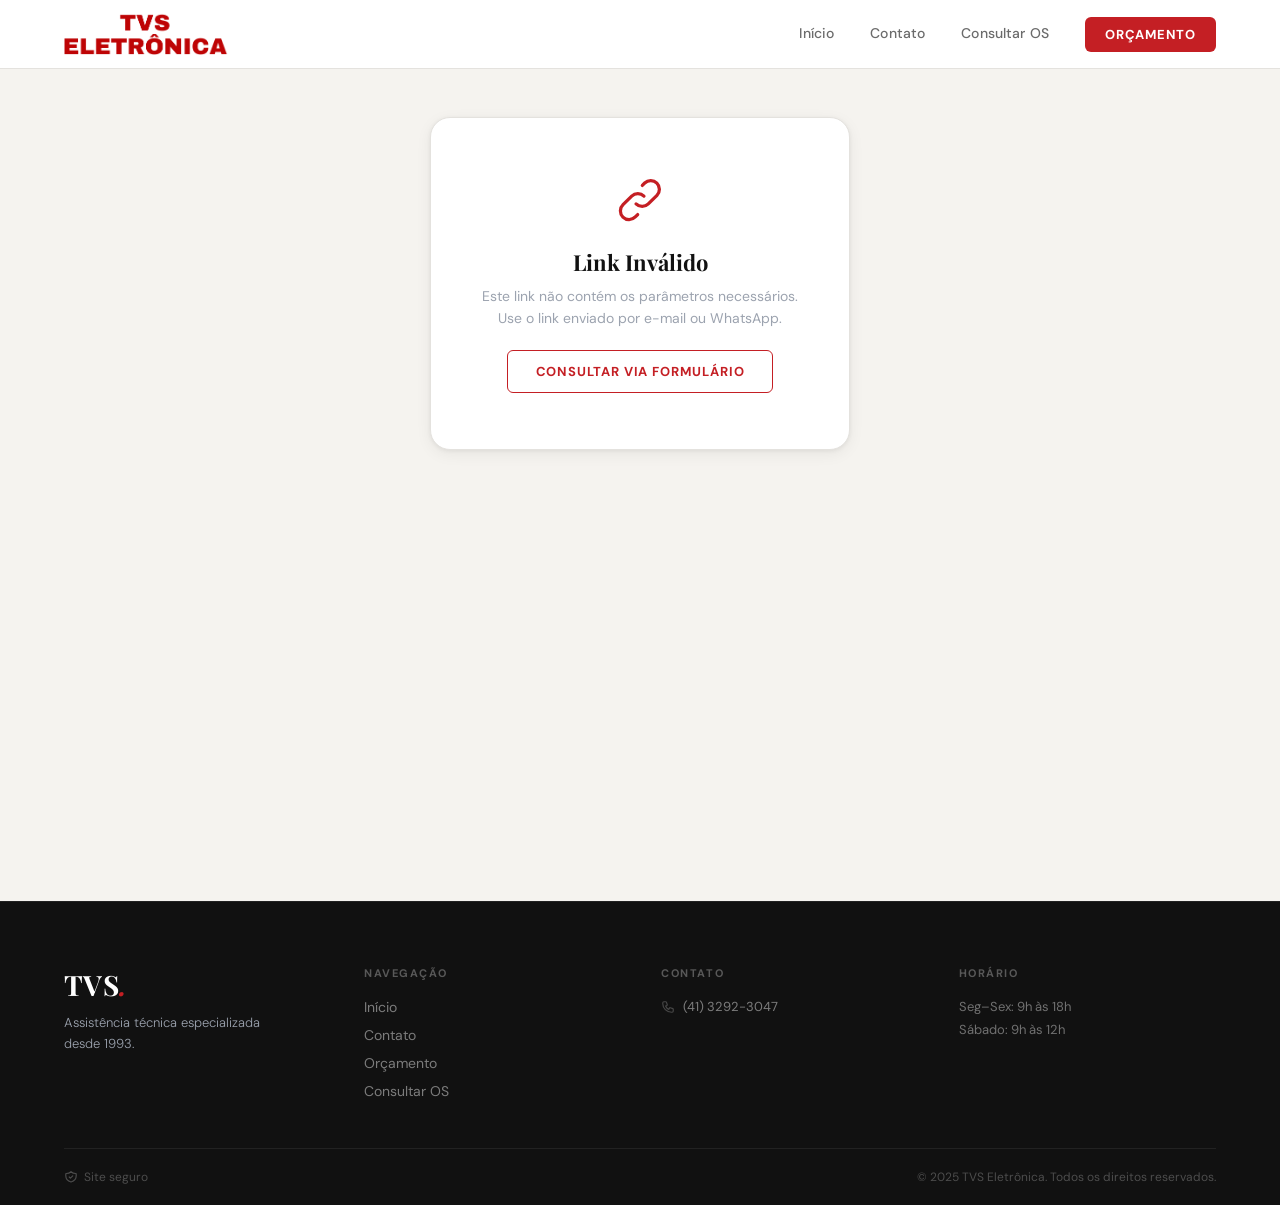
<file: consultar.html>
<!DOCTYPE html>
<html lang="pt-BR">
<head>
  <meta charset="UTF-8"/>
  <meta name="viewport" content="width=device-width, initial-scale=1.0"/>
  <title>Ordem de Serviço | TVS Eletrônica</title>
  <meta name="description" content="Visualize o status e os detalhes da sua ordem de serviço na TVS Eletrônica. Aprove ou reprove o orçamento diretamente pelo link recebido."/>
  <meta name="robots" content="noindex, nofollow"/>
  <link rel="icon" type="image/x-icon"  href="img/favicon.ico"/>
  <link rel="icon" type="image/svg+xml" href="img/favicon.svg"/>
  <link rel="icon" type="image/png" sizes="96x96" href="img/favicon-96x96.png"/>
  <link rel="apple-touch-icon" href="img/apple-touch-icon.png"/>
  <link rel="stylesheet" href="css/style.css"/>
</head>
<body>

<div id="toast-container" class="toast-wrap"></div>

<!-- HEADER -->
<header class="site-header">
  <div class="container header-inner">
    <a href="/" class="site-logo">
      <img src="img/tvs-logo.png"
           onerror="this.style.display='none';this.nextElementSibling.style.display='flex'"
           class="logo-img" alt="TVS Eletrônica"/>
      <span class="logo-text" style="display:none">TVS<em>.</em></span>
    </a>
    <nav class="site-nav">
      <a href="/"        class="nav-link">Início</a>
      <a href="/contato"      class="nav-link">Contato</a>
      <a href="/consultar-os" class="nav-link">Consultar OS</a>
      <a href="/orcamento"    class="btn-cta-nav">Orçamento</a>
    </nav>
    <button id="hamburger" class="hamburger"><span></span><span></span><span></span></button>
  </div>
</header>
<div id="mobile-drawer" class="mobile-drawer">
  <div id="drawer-back" class="drawer-back"></div>
  <div class="drawer-panel">
    <button id="drawer-close" class="drawer-close">&#x2715;</button>
    <img src="img/tvs-logo.png" onerror="this.style.display='none'" class="drawer-logo" alt="TVS"/>
    <nav class="drawer-nav">
      <a href="/"        class="drawer-link">Início</a>
      <a href="/contato"      class="drawer-link">Contato</a>
      <a href="/consultar-os" class="drawer-link">Consultar OS</a>
      <a href="/orcamento"    class="drawer-link">Solicitar Orçamento →</a>
    </nav>
  </div>
</div>

<!-- MAIN -->
<main class="order-page">
  <div class="container container--sm">

    <!-- Loading -->
    <div id="s-loading" style="display:flex;justify-content:center;align-items:center;min-height:60vh;flex-direction:column;gap:16px">
      <div style="width:40px;height:40px;border:2.5px solid rgba(196,31,36,.2);border-top-color:var(--red);border-radius:50%;animation:spin .7s linear infinite"></div>
      <p style="font-size:13px;color:var(--silver)">Carregando ordem de serviço…</p>
    </div>

    <!-- No params -->
    <div id="s-noparams" style="display:none">
      <div class="state-card">
        <svg class="state-icon" fill="none" stroke="currentColor" viewBox="0 0 24 24">
          <path stroke-linecap="round" stroke-linejoin="round" stroke-width="1.5"
                d="M13.828 10.172a4 4 0 00-5.656 0l-4 4a4 4 0 105.656 5.656l1.102-1.101m-.758-4.899a4 4 0 005.656 0l4-4a4 4 0 00-5.656-5.656l-1.1 1.1"/>
        </svg>
        <div class="state-title">Link Inválido</div>
        <p class="state-text">Este link não contém os parâmetros necessários. Use o link enviado por e-mail ou WhatsApp.</p>
        <a href="/consultar-os" class="btn btn--outline" style="margin-top:20px">Consultar via formulário</a>
      </div>
    </div>

    <!-- Error -->
    <div id="s-error" style="display:none">
      <div class="state-card">
        <svg class="state-icon" fill="none" stroke="currentColor" viewBox="0 0 24 24">
          <path stroke-linecap="round" stroke-linejoin="round" stroke-width="1.5"
                d="M12 8v4m0 4h.01M21 12a9 9 0 11-18 0 9 9 0 0118 0z"/>
        </svg>
        <div class="state-title">OS não encontrada</div>
        <p class="state-text">O código de segurança ou número da OS estão incorretos. Verifique os dados e tente novamente.</p>
        <a href="/consultar-os" class="btn btn--outline" style="margin-top:20px">Voltar à consulta</a>
      </div>
    </div>

    <!-- Order -->
    <div id="s-order" style="display:none">
      <div class="order-card">

        <!-- Header -->
        <div class="order-header">
          <div class="order-header-id">
            Ordem de Serviço &nbsp;<strong id="os-id">#—</strong>
          </div>
          <span id="os-badge" class="status-pill pill-pending">—</span>
        </div>

        <!-- Body -->
        <div class="order-body">

          <!-- Customer -->
          <div class="order-section-label">Dados do Cliente</div>
          <div class="order-fields">
            <div class="order-field">
              <label>Cliente</label>
              <div class="order-field-val" id="os-customer">—</div>
            </div>
            <div class="order-field">
              <label>Tipo de Aparelho</label>
              <div class="order-field-val" id="os-type">—</div>
            </div>
            <div class="order-field">
              <label>Marca</label>
              <div class="order-field-val" id="os-brand">—</div>
            </div>
          </div>

          <!-- Result -->
          <div class="order-divider-label">Resultado do Orçamento</div>
          <div id="os-dynamic"></div>

          <!-- Actions -->
          <div id="os-actions" style="display:none">
            <div class="order-actions">
              <button id="btn-reject" class="btn-reject">
                <svg fill="none" stroke="currentColor" viewBox="0 0 24 24">
                  <circle cx="12" cy="12" r="10"/><line x1="15" y1="9" x2="9" y2="15"/><line x1="9" y1="9" x2="15" y2="15"/>
                </svg>
                Reprovar Orçamento
              </button>
              <button id="btn-approve" class="btn-approve">
                <svg fill="none" stroke="currentColor" viewBox="0 0 24 24">
                  <path d="M22 11.08V12a10 10 0 1 1-5.93-9.14"/><polyline points="22 4 12 14.01 9 11.01"/>
                </svg>
                Aprovar Orçamento
              </button>
            </div>
          </div>

          <!-- Loading bar -->
          <div id="os-loading" style="display:none" class="order-progress">
            <div class="progress-bar-track"><div class="progress-bar-fill"></div></div>
            <p class="progress-label">Processando…</p>
          </div>
        </div>
      </div>

      <div style="text-align:center;margin-top:28px">
        <a href="/" style="font-size:13px;color:var(--silver);display:inline-flex;align-items:center;gap:6px;transition:color .2s" onmouseover="this.style.color='var(--ink)'" onmouseout="this.style.color='var(--silver)'">
          ← Voltar ao início
        </a>
      </div>
    </div>

  </div>
</main>

<!-- MODAL REPROVAR -->
<div id="modal-reject" class="modal-overlay" style="display:none">
  <div class="modal">
    <div class="modal-icon modal-icon--warn">
      <svg fill="none" stroke="currentColor" viewBox="0 0 24 24">
        <path stroke-linecap="round" stroke-linejoin="round" stroke-width="2"
              d="M12 9v2m0 4h.01m-6.938 4h13.856c1.54 0 2.502-1.667 1.732-3L13.732 4c-.77-1.333-2.694-1.333-3.464 0L3.34 16c-.77 1.333.192 3 1.732 3z"/>
      </svg>
    </div>
    <div class="modal-title">Confirmar Reprovação</div>
    <p class="modal-text">Tem certeza que deseja reprovar o orçamento? Esta ação não pode ser desfeita.</p>
    <div class="modal-actions">
      <button onclick="Modal.hide('modal-reject')" class="btn btn--outline-dark btn--sm">Cancelar</button>
      <button id="confirm-reject" class="btn btn--solid btn--sm">Confirmar</button>
    </div>
  </div>
</div>

<!-- MODAL APROVAR -->
<div id="modal-approve" class="modal-overlay" style="display:none">
  <div class="modal">
    <div class="modal-icon modal-icon--ok">
      <svg fill="none" stroke="currentColor" viewBox="0 0 24 24">
        <path stroke-linecap="round" stroke-linejoin="round" stroke-width="2" d="M5 13l4 4L19 7"/>
      </svg>
    </div>
    <div class="modal-title">Confirmar Aprovação</div>
    <div class="modal-notice">
      <p><strong>Prezados clientes,</strong></p>
      <p>Para realizar o conserto, é necessário o pagamento de <strong id="modal-pct">50% do valor</strong> no momento da aprovação do orçamento.</p>
      <p>Essa medida cobre o custo das peças e parte da mão de obra. Agradecemos a compreensão e a confiança em nosso trabalho.</p>
    </div>
    <label class="modal-check">
      <input type="checkbox" id="modal-agree"/>
      Li e concordo com os termos acima.
    </label>
    <div class="modal-actions">
      <button onclick="Modal.hide('modal-approve')" class="btn btn--outline-dark btn--sm">Cancelar</button>
      <button id="confirm-approve"
              style="background:#22c55e;color:#fff;border:1.5px solid #22c55e;border-radius:4px;padding:8px 18px;font-weight:600;font-size:14px;cursor:pointer;font-family:var(--body);transition:background .2s"
              onmouseover="this.style.background='#16a34a'" onmouseout="this.style.background='#22c55e'">
        Confirmar Aprovação
      </button>
    </div>
  </div>
</div>

<!-- SUCCESS OVERLAY -->
<div id="success-overlay" class="success-overlay" style="display:none">
  <div class="success-inner">
    <div class="success-circle">
      <svg fill="none" stroke="currentColor" viewBox="0 0 24 24">
        <path stroke-linecap="round" stroke-linejoin="round" stroke-width="2.5" d="M5 13l4 4L19 7"/>
      </svg>
    </div>
    <div class="success-msg" id="success-msg">Operação realizada!</div>
    <p class="success-sub">Redirecionando…</p>
  </div>
</div>

<!-- FOOTER -->
<footer class="site-footer">
  <div class="container">
    <div class="footer-top">
      <div><div class="footer-brand-name">TVS<em>.</em></div><p class="footer-brand-desc">Assistência técnica especializada desde 1993.</p></div>
      <div><p class="footer-col-title">Navegação</p><div class="footer-links"><a href="/" class="footer-link">Início</a><a href="/contato" class="footer-link">Contato</a><a href="/orcamento" class="footer-link">Orçamento</a><a href="/consultar-os" class="footer-link">Consultar OS</a></div></div>
      <div><p class="footer-col-title">Contato</p><div class="footer-contact-list"><div class="footer-contact-item"><svg fill="none" stroke="currentColor" viewBox="0 0 24 24"><path stroke-linecap="round" stroke-linejoin="round" stroke-width="2" d="M3 5a2 2 0 012-2h3.28a1 1 0 01.948.684l1.498 4.493a1 1 0 01-.502 1.21l-2.257 1.13a11.042 11.042 0 005.516 5.516l1.13-2.257a1 1 0 011.21-.502l4.493 1.498a1 1 0 01.684.949V19a2 2 0 01-2 2h-1C9.716 21 3 14.284 3 6V5z"/></svg>(41) 3292-3047</div></div></div>
      <div><p class="footer-col-title">Horário</p><div class="footer-hours-list"><div class="footer-hours-item">Seg–Sex: 9h às 18h</div><div class="footer-hours-item">Sábado: 9h às 12h</div></div></div>
    </div>
    <div class="footer-bottom">
      <div class="footer-bottom-secure"><svg fill="none" stroke="currentColor" viewBox="0 0 24 24"><path stroke-linecap="round" stroke-linejoin="round" stroke-width="2" d="M9 12l2 2 4-4m5.618-4.016A11.955 11.955 0 0112 2.944a11.955 11.955 0 01-8.618 3.04A12.02 12.02 0 003 9c0 5.591 3.824 10.29 9 11.622 5.176-1.332 9-6.03 9-11.622 0-1.042-.133-2.052-.382-3.016z"/></svg>Site seguro</div>
      <p>© 2025 TVS Eletrônica. Todos os direitos reservados.</p>
    </div>
  </div>
</footer>

<style>@keyframes spin{to{transform:rotate(360deg)}}</style>
<script src="js/main.js"></script>
<script src="js/api.js"></script>
<script>
/* ---- Enum maps ---- */
const STATUS  = {1:'Entrada',2:'Avaliado',3:'Consertado',4:'Entregue',5:'Aguardando Peça',6:'Pronto para entrega'};
const REPAIR  = {1:'Orçamento pendente',2:'Aprovado',3:'Reprovado',4:'Aguardando resposta'};
const RESULT  = {1:'Tem conserto',2:'Não tem conserto',3:'Não apresentou defeito'};
const PRODUCT = {1:'TV',2:'TV-BOX',5:'Controle Remoto',6:'Som',10:'Caixa Acústica',18:'Microondas',19:'Fonte',20:'Bases',21:'Placa Fonte',22:'Placa Principal'};

/* ---- Logic helpers ---- */
// EServiceOrderStatus: Entered=1, Evaluated=2, Repaired=3, Delivered=4, OrderPart=5, ReadyToPickUp=6
// ERepairStatus:       Entered=1, Approved=2, Disapproved=3, Waiting=4
// EEnterprise:         Particular=1, Cocel=3, Seguradora=8, PhilcoBritania=16, Copel=20
const isWarranty  = o => o.enterprise===16;
const isPending   = o => o.repairStatus===1 && o.status===1;                             // Orçamento pendente + Entrada
const isWaiting   = o => o.repairStatus===4 && o.status===2;                             // Avaliado + Aguardando → aprovar/reprovar
const isWaitPart  = o => (o.repairStatus===2 && o.status===2) || o.status===5;           // Aprovado + Avaliado (peça) OU OrderPart
const isPickup    = o => (o.repairStatus===2 && o.status===3) || o.status===6;           // Consertado+Aprovado OU ReadyToPickUp
const isReproved  = o => o.repairStatus===3;                                             // Reprovado
const isDelivered = o => o.status===4;                                                   // Entregue
const hasDetails  = o => isWaiting(o)||isWaitPart(o)||isPickup(o)||isReproved(o)||isDelivered(o);

/* ---- Badge ---- */
function badge(o){
  if(isDelivered(o))  return{t:'Entregue',c:'pill-delivered'};
  if(isPickup(o))     return{t:'Pronto para Retirada',c:'pill-ready'};
  if(isReproved(o))   return{t:'Reprovado',c:'pill-reproved'};
  if(isWaitPart(o))   return{t:'Aguardando Peça',c:'pill-waiting'};
  if(isWaiting(o))    return{t:'Aguardando Resposta',c:'pill-pending'};
  if(isWarranty(o))   return{t:'Garantia',c:'pill-warranty'};
  if(isPending(o))    return{t:'Em Análise',c:'pill-pending'};
  return{t:'Em Andamento',c:'pill-waiting'};
}

/* ---- Message box ---- */
const msgBox=(cls,icon,text)=>`
  <div class="msg-box msg-box--${cls}">
    <svg fill="none" stroke="currentColor" viewBox="0 0 24 24" style="width:18px;height:18px;flex-shrink:0;margin-top:1px">
      <path stroke-linecap="round" stroke-linejoin="round" stroke-width="2" d="${icon}"/>
    </svg>
    <p>${text}</p>
  </div>`;

/* ---- Render ---- */
function render(o){
  document.getElementById('os-id').textContent = '#'+o.id;
  document.getElementById('os-customer').textContent = o.customerName||'—';
  document.getElementById('os-type').textContent     = PRODUCT[o.productType]||'—';
  document.getElementById('os-brand').textContent    = o.productBrand||'—';

  const b = badge(o);
  const el = document.getElementById('os-badge');
  el.textContent = b.t; el.className = 'status-pill '+b.c;

  const dyn = document.getElementById('os-dynamic');
  dyn.innerHTML = '';

  /* WARRANTY */
  if(isWarranty(o) && !isPickup(o)){
    dyn.innerHTML = msgBox('blue','M13 16h-1v-4h-1m1-4h.01M21 12a9 9 0 11-18 0 9 9 0 0118 0z',
      'Seu produto está em processo de reparo sob garantia. Assim que estiver pronto, entraremos em contato!');
    return;
  }
  if(isWarranty(o) && isPickup(o)){
    dyn.innerHTML = msgBox('green','M9 12l2 2 4-4m6 2a9 9 0 11-18 0 9 9 0 0118 0z',
      'Seu produto já está pronto para retirada! Venha nos visitar durante o horário de atendimento.');
    return;
  }

  /* PENDING */
  if(isPending(o)){
    dyn.innerHTML = msgBox('amber','M12 8v4l3 3m6-3a9 9 0 11-18 0 9 9 0 0118 0z',
      'Seu equipamento está em análise técnica. Em breve você receberá o orçamento. Agradecemos a paciência!');
    return;
  }

  /* DETAILS */
  if(hasDetails(o)){
    let h='';

    if(o.result!=null)
      h+=`<div style="margin-bottom:14px"><span class="order-detail-label">Resultado</span>
          <div class="order-field-val">${RESULT[o.result]||o.result}</div></div>`;

    h+=`<span class="order-detail-label">Detalhes</span>
        <div class="order-detail-box">${o.estimateMessage||'Nenhuma observação.'}</div>`;

    if(o.guarantee)
      h+=`<span class="order-detail-label" style="display:block;margin-top:14px">Garantia</span>
          <div class="order-field-val" style="margin-top:6px">${o.guarantee}</div>`;

    if(o.totalAmount!=null){
      const inst = o.totalAmount>280
        ? `<div class="order-total-install">Ou 2× de R$ ${(o.totalAmount/2).toFixed(2).replace('.',',')} sem juros no cartão</div>` : '';
      h+=`<div style="margin-top:20px">
            <span class="order-detail-label">Valor Total</span>
            <div class="order-total-wrap" style="margin-top:6px">
              <div class="order-total-amount">R$ ${String(o.totalAmount).replace('.',',')}</div>
              ${inst}
            </div>
          </div>`;
    }

    /* Approve/reject or status msg */
    if(isWaiting(o)){
      if(o.totalAmount)
        document.getElementById('modal-pct').textContent =
          `50% do valor (R$ ${(o.totalAmount/2).toFixed(2).replace('.',',')})`;
      document.getElementById('os-actions').style.display='block';
    } else if(isWaitPart(o)){
      h+=msgBox('amber','M12 8v4l3 3m6-3a9 9 0 11-18 0 9 9 0 0118 0z',
        'Estamos aguardando a chegada da peça. Assim que chegar continuaremos o serviço e avisaremos você!');
    } else if(isPickup(o)){
      h+=msgBox('green','M5 13l4 4L19 7',
        'Seu produto está pronto para retirada! Venha nos visitar durante o horário de atendimento.');
    } else if(isReproved(o)){
      h+=msgBox('red','M12 8v4m0 4h.01M21 12a9 9 0 11-18 0 9 9 0 0118 0z',
        'Orçamento não aprovado. Seu aparelho estará disponível para retirada em até 2 dias úteis.');
    } else if(isDelivered(o)){
      h+=msgBox('green','M14.828 14.828a4 4 0 01-5.656 0M9 10h.01M15 10h.01M21 12a9 9 0 11-18 0 9 9 0 0118 0z',
        'Agradecemos pela confiança! Qualquer necessidade futura, estaremos sempre à disposição.');
    }

    dyn.innerHTML = h;
  }
}

/* ---- Action handlers ---- */
let _id, _code;

document.getElementById('btn-reject')?.addEventListener('click', ()=>Modal.show('modal-reject'));
document.getElementById('btn-approve')?.addEventListener('click', ()=>Modal.show('modal-approve'));

document.getElementById('confirm-reject')?.addEventListener('click', async()=>{
  Modal.hide('modal-reject');
  document.getElementById('os-actions').style.display='none';
  document.getElementById('os-loading').style.display='block';
  const r = await API.rejectEstimate(_id, _code);
  document.getElementById('os-loading').style.display='none';
  if(r.success){ showSuccess('Orçamento reprovado. Seu aparelho estará disponível em breve.'); }
  else{ Toast.error(r.message||'Erro ao reprovar.'); document.getElementById('os-actions').style.display='block'; }
});

document.getElementById('confirm-approve')?.addEventListener('click', async()=>{
  if(!document.getElementById('modal-agree').checked){
    Toast.error('Você precisa concordar com os termos para continuar.'); return;
  }
  Modal.hide('modal-approve');
  document.getElementById('os-actions').style.display='none';
  document.getElementById('os-loading').style.display='block';
  const r = await API.approveEstimate(_id, _code);
  document.getElementById('os-loading').style.display='none';
  if(r.success){ showSuccess('Orçamento aprovado! Iniciaremos o reparo em breve.'); }
  else{ Toast.error(r.message||'Erro ao aprovar.'); document.getElementById('os-actions').style.display='block'; }
});

function showSuccess(msg){
  document.getElementById('success-msg').textContent = msg;
  document.getElementById('success-overlay').style.display='flex';
  setTimeout(()=>window.location.href='index.html', 3500);
}

/* ---- State switcher ---- */
function show(id){
  ['s-loading','s-noparams','s-error','s-order'].forEach(s=>{
    document.getElementById(s).style.display = s===id ? '' : 'none';
  });
}

/* ---- Init ---- */
(async()=>{
  const p   = new URLSearchParams(window.location.search);
  const id  = p.get('Id')  ||p.get('id');
  const code= p.get('Code')||p.get('code');
  if(!id||!code){ show('s-noparams'); return; }
  _id=id; _code=code;
  const r = await API.getServiceOrder(id, code);
  // A API retorna { data: { ...os... }, isSuccess, message } — extrair o objeto interno
  const os = r.data?.data ?? r.data;
  if(!r.success || !os || os.id===0){ show('s-error'); return; }
  render(os);
  show('s-order');
})();
</script>
</body>
</html>
</file>
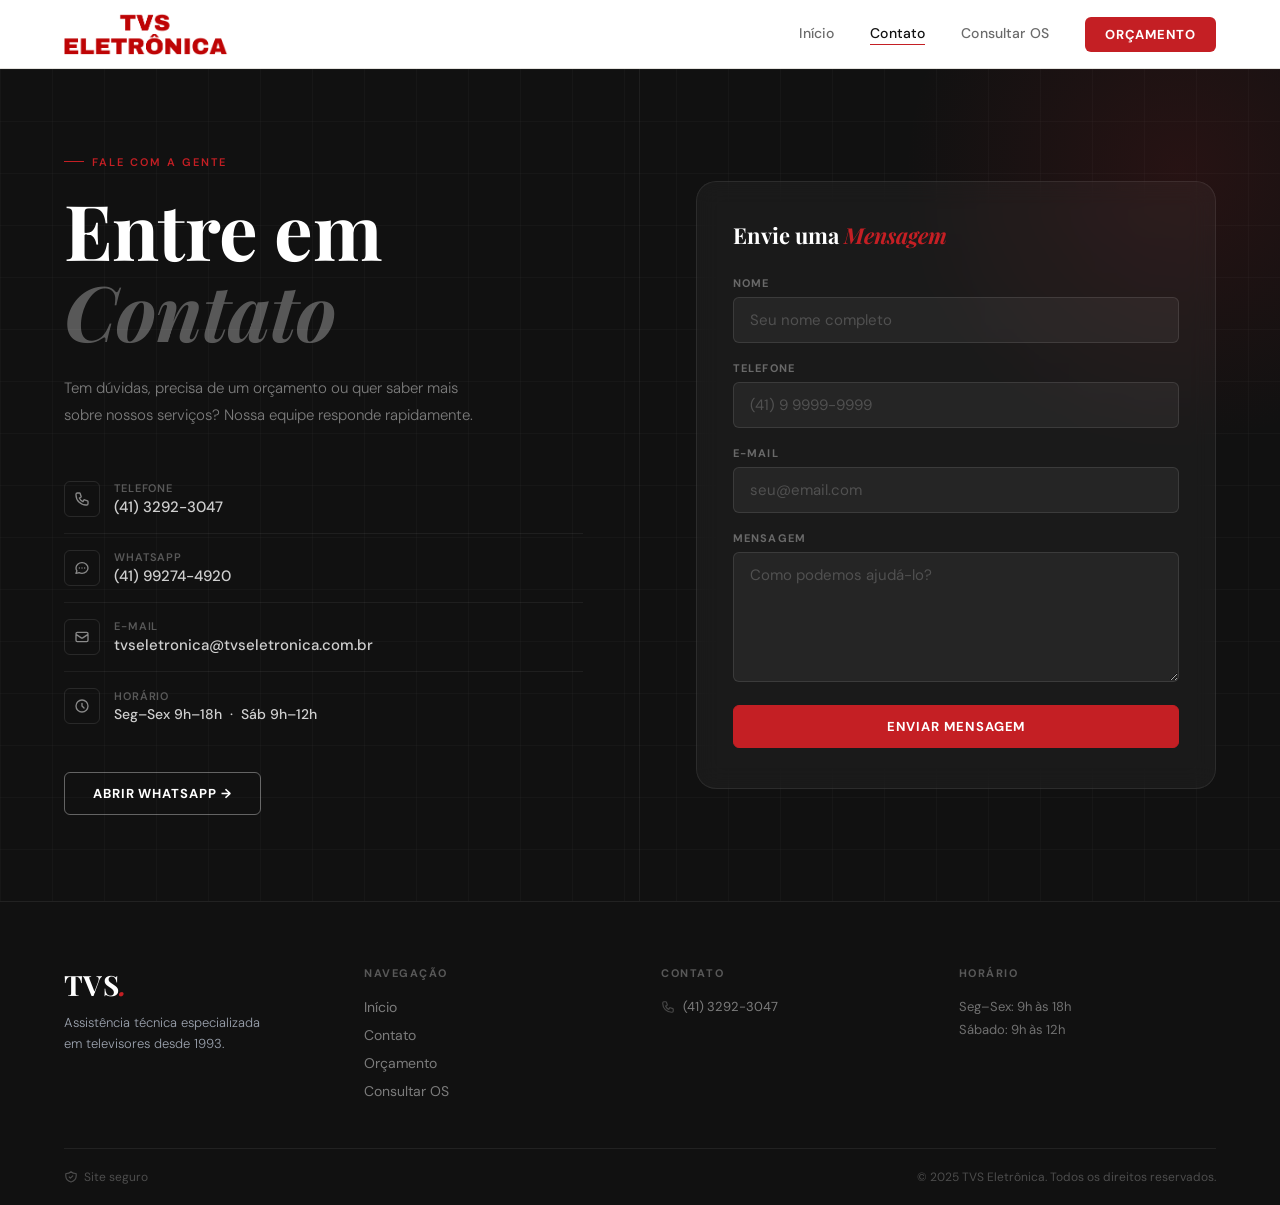
<file: contato.html>
<!DOCTYPE html>
<html lang="pt-BR">
<head>
  <meta charset="UTF-8"/>
  <meta name="viewport" content="width=device-width, initial-scale=1.0"/>
  <title>Contato | TVS Eletrônica — Campo Largo/PR (41) 3292-3047</title>
  <meta name="description" content="Entre em contato com a TVS Eletrônica em Campo Largo/PR. Telefone (41) 3292-3047, WhatsApp (41) 99274-4920. Atendimento Seg–Sex 9h–18h, Sábado 9h–12h. Autorizada Philco e Britânia."/>
  <link rel="canonical" href="https://www.tvseletronica.com/contato" />
  <!-- Open Graph -->
  <meta property="og:type"        content="website" />
  <meta property="og:url"         content="https://www.tvseletronica.com/contato" />
  <meta property="og:title"       content="Contato | TVS Eletrônica — Campo Largo/PR" />
  <meta property="og:description" content="Fale com a TVS Eletrônica. Telefone (41) 3292-3047, WhatsApp (41) 99274-4920. Atendimento Seg–Sex 9h–18h, Sábado 9h–12h." />
  <meta property="og:image"       content="https://www.tvseletronica.com/img/tvs-logo.png" />
  <meta property="og:locale"      content="pt_BR" />
  <!-- Twitter Card -->
  <meta name="twitter:card"        content="summary_large_image" />
  <meta name="twitter:title"       content="Contato | TVS Eletrônica — Campo Largo/PR" />
  <meta name="twitter:description" content="Fale com a TVS Eletrônica. Telefone (41) 3292-3047, WhatsApp (41) 99274-4920." />
  <meta name="twitter:image"       content="https://www.tvseletronica.com/img/tvs-logo.png" />
  <link rel="icon" type="image/x-icon"  href="img/favicon.ico"/>
  <link rel="icon" type="image/svg+xml" href="img/favicon.svg"/>
  <link rel="icon" type="image/png" sizes="96x96" href="img/favicon-96x96.png"/>
  <link rel="apple-touch-icon" href="img/apple-touch-icon.png"/>
  <link rel="stylesheet" href="css/style.css"/>
</head>
<body>

<div id="toast-container" class="toast-wrap"></div>

<!-- HEADER -->
<header class="site-header">
  <div class="container header-inner">
    <a href="/" class="site-logo">
      <img src="img/tvs-logo.png"
           onerror="this.style.display='none';this.nextElementSibling.style.display='flex'"
           class="logo-img" alt="TVS Eletrônica"/>
      <span class="logo-text" style="display:none">TVS<em>.</em></span>
    </a>
    <nav class="site-nav">
      <a href="/"        class="nav-link">Início</a>
      <a href="/contato"      class="nav-link active">Contato</a>
      <a href="/consultar-os" class="nav-link">Consultar OS</a>
      <a href="/orcamento"    class="btn-cta-nav">Orçamento</a>
    </nav>
    <button id="hamburger" class="hamburger"><span></span><span></span><span></span></button>
  </div>
</header>
<div id="mobile-drawer" class="mobile-drawer">
  <div id="drawer-back" class="drawer-back"></div>
  <div class="drawer-panel">
    <button id="drawer-close" class="drawer-close">&#x2715;</button>
    <img src="img/tvs-logo.png" onerror="this.style.display='none'" class="drawer-logo" alt="TVS"/>
    <nav class="drawer-nav">
      <a href="/"        class="drawer-link">Início</a>
      <a href="/contato"      class="drawer-link">Contato</a>
      <a href="/consultar-os" class="drawer-link">Consultar OS</a>
      <a href="/orcamento"    class="drawer-link">Solicitar Orçamento →</a>
    </nav>
  </div>
</div>

<!-- MAIN -->
<main class="page-form">
  <div class="container page-form__inner">

    <!-- Info -->
    <div class="pf-info">
      <div class="pf-eyebrow">Fale com a gente</div>
      <h1 class="pf-title">Entre em<br><em>Contato</em></h1>
      <p class="pf-desc">
        Tem dúvidas, precisa de um orçamento ou quer saber mais sobre nossos serviços?
        Nossa equipe responde rapidamente.
      </p>

      <div class="pf-channels">
        <div class="pf-channel">
          <div class="pf-ch-icon">
            <svg fill="none" stroke="currentColor" viewBox="0 0 24 24">
              <path stroke-linecap="round" stroke-linejoin="round" stroke-width="2"
                    d="M3 5a2 2 0 012-2h3.28a1 1 0 01.948.684l1.498 4.493a1 1 0 01-.502 1.21l-2.257 1.13a11.042 11.042 0 005.516 5.516l1.13-2.257a1 1 0 011.21-.502l4.493 1.498a1 1 0 01.684.949V19a2 2 0 01-2 2h-1C9.716 21 3 14.284 3 6V5z"/>
            </svg>
          </div>
          <div>
            <div class="pf-ch-label">Telefone</div>
            <div class="pf-ch-value">(41) 3292-3047</div>
          </div>
        </div>
        <div class="pf-channel">
          <div class="pf-ch-icon">
            <svg fill="none" stroke="currentColor" viewBox="0 0 24 24">
              <path stroke-linecap="round" stroke-linejoin="round" stroke-width="2"
                    d="M8 12h.01M12 12h.01M16 12h.01M21 12c0 4.418-4.03 8-9 8a9.863 9.863 0 01-4.255-.949L3 20l1.395-3.72C3.512 15.042 3 13.574 3 12c0-4.418 4.03-8 9-8s9 3.582 9 8z"/>
            </svg>
          </div>
          <div>
            <div class="pf-ch-label">WhatsApp</div>
            <div class="pf-ch-value">(41) 99274-4920</div>
          </div>
        </div>
        <div class="pf-channel">
          <div class="pf-ch-icon">
            <svg fill="none" stroke="currentColor" viewBox="0 0 24 24">
              <path stroke-linecap="round" stroke-linejoin="round" stroke-width="2"
                    d="M3 8l7.89 5.26a2 2 0 002.22 0L21 8M5 19h14a2 2 0 002-2V7a2 2 0 00-2-2H5a2 2 0 00-2 2v10a2 2 0 002 2z"/>
            </svg>
          </div>
          <div>
            <div class="pf-ch-label">E-mail</div>
            <div class="pf-ch-value">tvseletronica@tvseletronica.com.br</div>
          </div>
        </div>
        <div class="pf-channel">
          <div class="pf-ch-icon">
            <svg fill="none" stroke="currentColor" viewBox="0 0 24 24">
              <path stroke-linecap="round" stroke-linejoin="round" stroke-width="2"
                    d="M12 8v4l3 3m6-3a9 9 0 11-18 0 9 9 0 0118 0z"/>
            </svg>
          </div>
          <div>
            <div class="pf-ch-label">Horário</div>
            <div class="pf-ch-value" style="font-size:14px">Seg–Sex 9h–18h &nbsp;·&nbsp; Sáb 9h–12h</div>
          </div>
        </div>
      </div>

      <a href="https://wa.me/5541992744920" target="_blank" rel="noopener"
         class="btn btn--ghost" style="margin-top:32px;align-self:flex-start">
        Abrir WhatsApp →
      </a>
    </div>

    <!-- Form -->
    <div class="pf-form-wrap">
      <div class="pf-form-card">
        <div class="pf-form-title">Envie uma <span>Mensagem</span></div>
        <form id="contato-form">
          <div class="form-group">
            <label class="form-label" for="cf-name">Nome</label>
            <input id="cf-name" name="name" type="text" class="form-input" placeholder="Seu nome completo" required/>
          </div>
          <div class="form-group">
            <label class="form-label" for="cf-phone">Telefone</label>
            <input id="cf-phone" name="phone" type="tel" class="form-input" placeholder="(41) 9 9999-9999" required/>
          </div>
          <div class="form-group">
            <label class="form-label" for="cf-email">E-mail</label>
            <input id="cf-email" name="email" type="email" class="form-input" placeholder="seu@email.com"/>
          </div>
          <div class="form-group">
            <label class="form-label" for="cf-msg">Mensagem</label>
            <textarea id="cf-msg" name="message" class="form-textarea" rows="5" placeholder="Como podemos ajudá-lo?"></textarea>
          </div>
          <button id="contato-btn" type="submit" class="btn btn--solid" style="width:100%">
            Enviar Mensagem
          </button>
        </form>
      </div>
    </div>

  </div>
</main>

<!-- FOOTER -->
<footer class="site-footer">
  <div class="container">
    <div class="footer-top">
      <div>
        <div class="footer-brand-name">TVS<em>.</em></div>
        <p class="footer-brand-desc">Assistência técnica especializada em televisores desde 1993.</p>
      </div>
      <div>
        <p class="footer-col-title">Navegação</p>
        <div class="footer-links">
          <a href="/"        class="footer-link">Início</a>
          <a href="/contato"      class="footer-link">Contato</a>
          <a href="/orcamento"    class="footer-link">Orçamento</a>
          <a href="/consultar-os" class="footer-link">Consultar OS</a>
        </div>
      </div>
      <div>
        <p class="footer-col-title">Contato</p>
        <div class="footer-contact-list">
          <div class="footer-contact-item">
            <svg fill="none" stroke="currentColor" viewBox="0 0 24 24"><path stroke-linecap="round" stroke-linejoin="round" stroke-width="2" d="M3 5a2 2 0 012-2h3.28a1 1 0 01.948.684l1.498 4.493a1 1 0 01-.502 1.21l-2.257 1.13a11.042 11.042 0 005.516 5.516l1.13-2.257a1 1 0 011.21-.502l4.493 1.498a1 1 0 01.684.949V19a2 2 0 01-2 2h-1C9.716 21 3 14.284 3 6V5z"/></svg>
            (41) 3292-3047
          </div>
        </div>
      </div>
      <div>
        <p class="footer-col-title">Horário</p>
        <div class="footer-hours-list">
          <div class="footer-hours-item">Seg–Sex: 9h às 18h</div>
          <div class="footer-hours-item">Sábado: 9h às 12h</div>
        </div>
      </div>
    </div>
    <div class="footer-bottom">
      <div class="footer-bottom-secure">
        <svg fill="none" stroke="currentColor" viewBox="0 0 24 24"><path stroke-linecap="round" stroke-linejoin="round" stroke-width="2" d="M9 12l2 2 4-4m5.618-4.016A11.955 11.955 0 0112 2.944a11.955 11.955 0 01-8.618 3.04A12.02 12.02 0 003 9c0 5.591 3.824 10.29 9 11.622 5.176-1.332 9-6.03 9-11.622 0-1.042-.133-2.052-.382-3.016z"/></svg>
        Site seguro
      </div>
      <p>© 2025 TVS Eletrônica. Todos os direitos reservados.</p>
    </div>
  </div>
</footer>

<script src="js/main.js"></script>
<script src="js/api.js"></script>
<script>
  handleContactForm({ formId:'contato-form', btnId:'contato-btn', subject:'Contato via site' });
</script>
</body>
</html>
</file>
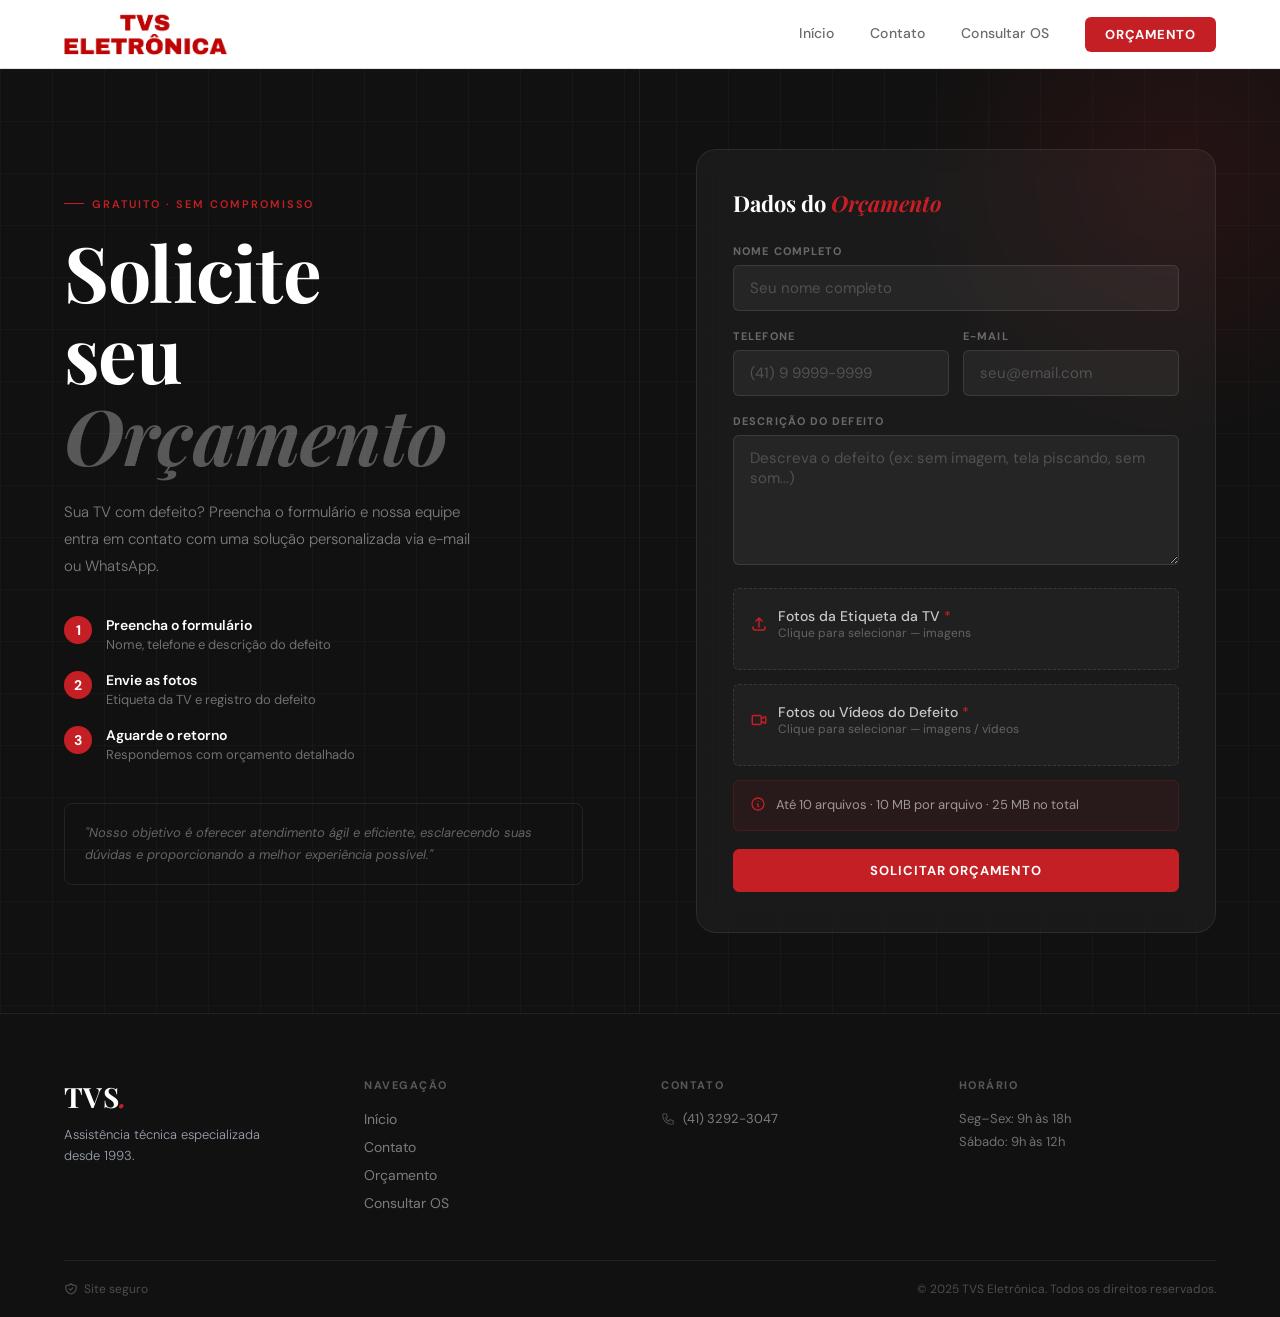
<file: orcamento.html>
<!DOCTYPE html>
<html lang="pt-BR">
<head>
  <meta charset="UTF-8"/>
  <meta name="viewport" content="width=device-width, initial-scale=1.0"/>
  <title>Orçamento Gratuito para Conserto de TV | TVS Eletrônica</title>
  <meta name="description" content="Solicite orçamento gratuito e sem compromisso para conserto da sua TV em Campo Largo/PR. Envie fotos e receba resposta rápida por WhatsApp ou e-mail. Autorizada Philco e Britânia."/>
  <link rel="canonical" href="https://www.tvseletronica.com/orcamento" />
  <!-- Open Graph -->
  <meta property="og:type"        content="website" />
  <meta property="og:url"         content="https://www.tvseletronica.com/orcamento" />
  <meta property="og:title"       content="Orçamento Gratuito para Conserto de TV | TVS Eletrônica" />
  <meta property="og:description" content="Orçamento gratuito e sem compromisso para conserto da sua TV. Envie fotos e receba resposta rápida por WhatsApp ou e-mail." />
  <meta property="og:image"       content="https://www.tvseletronica.com/img/tvs-logo.png" />
  <meta property="og:locale"      content="pt_BR" />
  <!-- Twitter Card -->
  <meta name="twitter:card"        content="summary_large_image" />
  <meta name="twitter:title"       content="Orçamento Gratuito para Conserto de TV | TVS Eletrônica" />
  <meta name="twitter:description" content="Orçamento gratuito e sem compromisso para conserto da sua TV em Campo Largo/PR." />
  <meta name="twitter:image"       content="https://www.tvseletronica.com/img/tvs-logo.png" />
  <link rel="icon" type="image/x-icon"  href="img/favicon.ico"/>
  <link rel="icon" type="image/svg+xml" href="img/favicon.svg"/>
  <link rel="icon" type="image/png" sizes="96x96" href="img/favicon-96x96.png"/>
  <link rel="apple-touch-icon" href="img/apple-touch-icon.png"/>
  <link rel="stylesheet" href="css/style.css"/>
</head>
<body>

<div id="toast-container" class="toast-wrap"></div>

<!-- HEADER -->
<header class="site-header">
  <div class="container header-inner">
    <a href="/" class="site-logo">
      <img src="img/tvs-logo.png"
           onerror="this.style.display='none';this.nextElementSibling.style.display='flex'"
           class="logo-img" alt="TVS Eletrônica"/>
      <span class="logo-text" style="display:none">TVS<em>.</em></span>
    </a>
    <nav class="site-nav">
      <a href="/"        class="nav-link">Início</a>
      <a href="/contato"      class="nav-link">Contato</a>
      <a href="/consultar-os" class="nav-link">Consultar OS</a>
      <a href="/orcamento"    class="btn-cta-nav">Orçamento</a>
    </nav>
    <button id="hamburger" class="hamburger"><span></span><span></span><span></span></button>
  </div>
</header>
<div id="mobile-drawer" class="mobile-drawer">
  <div id="drawer-back" class="drawer-back"></div>
  <div class="drawer-panel">
    <button id="drawer-close" class="drawer-close">&#x2715;</button>
    <img src="img/tvs-logo.png" onerror="this.style.display='none'" class="drawer-logo" alt="TVS"/>
    <nav class="drawer-nav">
      <a href="/"        class="drawer-link">Início</a>
      <a href="/contato"      class="drawer-link">Contato</a>
      <a href="/consultar-os" class="drawer-link">Consultar OS</a>
      <a href="/orcamento"    class="drawer-link">Solicitar Orçamento →</a>
    </nav>
  </div>
</div>

<!-- MAIN -->
<main class="page-form">
  <div class="container page-form__inner">

    <!-- Info -->
    <div class="pf-info">
      <div class="pf-eyebrow">Gratuito · Sem compromisso</div>
      <h1 class="pf-title">Solicite<br>seu <em>Orçamento</em></h1>
      <p class="pf-desc">Sua TV com defeito? Preencha o formulário e nossa equipe entra em contato com uma solução personalizada via e-mail ou WhatsApp.</p>

      <div class="pf-steps">
        <div class="pf-step">
          <div class="pf-step-num">1</div>
          <div>
            <div class="pf-step-title">Preencha o formulário</div>
            <div class="pf-step-sub">Nome, telefone e descrição do defeito</div>
          </div>
        </div>
        <div class="pf-step">
          <div class="pf-step-num">2</div>
          <div>
            <div class="pf-step-title">Envie as fotos</div>
            <div class="pf-step-sub">Etiqueta da TV e registro do defeito</div>
          </div>
        </div>
        <div class="pf-step">
          <div class="pf-step-num">3</div>
          <div>
            <div class="pf-step-title">Aguarde o retorno</div>
            <div class="pf-step-sub">Respondemos com orçamento detalhado</div>
          </div>
        </div>
      </div>

      <div style="padding:18px 20px;border:1px solid rgba(255,255,255,.08);border-radius:8px;margin-top:8px">
        <p style="font-size:13px;font-style:italic;color:rgba(255,255,255,.35);line-height:1.7">
          "Nosso objetivo é oferecer atendimento ágil e eficiente, esclarecendo suas dúvidas e proporcionando a melhor experiência possível."
        </p>
      </div>
    </div>

    <!-- Form -->
    <div class="pf-form-wrap">
      <div class="pf-form-card">
        <div class="pf-form-title">Dados do <span>Orçamento</span></div>
        <form id="orcamento-form">
          <div class="form-group">
            <label class="form-label" for="of-name">Nome completo</label>
            <input id="of-name" name="name" type="text" class="form-input" placeholder="Seu nome completo" required/>
          </div>
          <div class="form-row">
            <div class="form-group">
              <label class="form-label" for="of-phone">Telefone</label>
              <input id="of-phone" name="phone" type="tel" class="form-input" placeholder="(41) 9 9999-9999" required/>
            </div>
            <div class="form-group">
              <label class="form-label" for="of-email">E-mail</label>
              <input id="of-email" name="email" type="email" class="form-input" placeholder="seu@email.com"/>
            </div>
          </div>
          <div class="form-group">
            <label class="form-label" for="of-msg">Descrição do defeito</label>
            <textarea id="of-msg" name="message" class="form-textarea" rows="4"
                      placeholder="Descreva o defeito (ex: sem imagem, tela piscando, sem som...)"></textarea>
          </div>

          <!-- Upload etiqueta -->
          <div class="upload-zone" onclick="document.getElementById('up-etiqueta').click()">
            <label class="upload-trigger" onclick="event.stopPropagation()">
              <svg fill="none" stroke="currentColor" viewBox="0 0 24 24">
                <path stroke-linecap="round" stroke-linejoin="round" stroke-width="2"
                      d="M4 16v1a3 3 0 003 3h10a3 3 0 003-3v-1m-4-8l-4-4m0 0L8 8m4-4v12"/>
              </svg>
              <div>
                <div class="upload-trigger-text">Fotos da Etiqueta da TV <span style="color:var(--red)">*</span></div>
                <div class="upload-trigger-sub">Clique para selecionar — imagens</div>
              </div>
            </label>
            <input id="up-etiqueta" type="file" style="display:none" multiple accept="image/*"/>
            <div id="list-etiqueta" class="upload-list"></div>
          </div>

          <!-- Upload defeito -->
          <div class="upload-zone" onclick="document.getElementById('up-defeito').click()">
            <label class="upload-trigger" onclick="event.stopPropagation()">
              <svg fill="none" stroke="currentColor" viewBox="0 0 24 24">
                <path stroke-linecap="round" stroke-linejoin="round" stroke-width="2"
                      d="M15 10l4.553-2.069A1 1 0 0121 8.82v6.36a1 1 0 01-1.447.894L15 14M3 8a2 2 0 012-2h8a2 2 0 012 2v8a2 2 0 01-2 2H5a2 2 0 01-2-2V8z"/>
              </svg>
              <div>
                <div class="upload-trigger-text">Fotos ou Vídeos do Defeito <span style="color:var(--red)">*</span></div>
                <div class="upload-trigger-sub">Clique para selecionar — imagens / vídeos</div>
              </div>
            </label>
            <input id="up-defeito" type="file" style="display:none" multiple accept="image/*,video/*"/>
            <div id="list-defeito" class="upload-list"></div>
          </div>

          <div class="info-box-dark">
            <svg fill="none" stroke="currentColor" viewBox="0 0 24 24">
              <path stroke-linecap="round" stroke-linejoin="round" stroke-width="2"
                    d="M13 16h-1v-4h-1m1-4h.01M21 12a9 9 0 11-18 0 9 9 0 0118 0z"/>
            </svg>
            <p>Até 10 arquivos · 10 MB por arquivo · 25 MB no total</p>
          </div>

          <button id="orcamento-btn" type="submit" class="btn btn--solid" style="width:100%">
            Solicitar Orçamento
          </button>
        </form>
      </div>
    </div>

  </div>
</main>

<!-- FOOTER -->
<footer class="site-footer">
  <div class="container">
    <div class="footer-top">
      <div><div class="footer-brand-name">TVS<em>.</em></div><p class="footer-brand-desc">Assistência técnica especializada desde 1993.</p></div>
      <div><p class="footer-col-title">Navegação</p><div class="footer-links"><a href="/" class="footer-link">Início</a><a href="/contato" class="footer-link">Contato</a><a href="/orcamento" class="footer-link">Orçamento</a><a href="/consultar-os" class="footer-link">Consultar OS</a></div></div>
      <div><p class="footer-col-title">Contato</p><div class="footer-contact-list"><div class="footer-contact-item"><svg fill="none" stroke="currentColor" viewBox="0 0 24 24"><path stroke-linecap="round" stroke-linejoin="round" stroke-width="2" d="M3 5a2 2 0 012-2h3.28a1 1 0 01.948.684l1.498 4.493a1 1 0 01-.502 1.21l-2.257 1.13a11.042 11.042 0 005.516 5.516l1.13-2.257a1 1 0 011.21-.502l4.493 1.498a1 1 0 01.684.949V19a2 2 0 01-2 2h-1C9.716 21 3 14.284 3 6V5z"/></svg>(41) 3292-3047</div></div></div>
      <div><p class="footer-col-title">Horário</p><div class="footer-hours-list"><div class="footer-hours-item">Seg–Sex: 9h às 18h</div><div class="footer-hours-item">Sábado: 9h às 12h</div></div></div>
    </div>
    <div class="footer-bottom">
      <div class="footer-bottom-secure"><svg fill="none" stroke="currentColor" viewBox="0 0 24 24"><path stroke-linecap="round" stroke-linejoin="round" stroke-width="2" d="M9 12l2 2 4-4m5.618-4.016A11.955 11.955 0 0112 2.944a11.955 11.955 0 01-8.618 3.04A12.02 12.02 0 003 9c0 5.591 3.824 10.29 9 11.622 5.176-1.332 9-6.03 9-11.622 0-1.042-.133-2.052-.382-3.016z"/></svg>Site seguro</div>
      <p>© 2025 TVS Eletrônica. Todos os direitos reservados.</p>
    </div>
  </div>
</footer>

<script src="js/main.js"></script>
<script src="js/api.js"></script>
<script>
  initFileUpload('up-etiqueta','list-etiqueta');
  initFileUpload('up-defeito','list-defeito');

  handleContactForm({
    formId:'orcamento-form', btnId:'orcamento-btn', subject:'Orçamento via site',
    extraValidation(){
      const e = document.getElementById('up-etiqueta');
      const d = document.getElementById('up-defeito');
      const m = document.getElementById('of-msg').value.trim();
      if(!m){Toast.error('Descreva o defeito da TV.');return false}
      if(!e.files.length){Toast.error('Anexe ao menos uma foto da etiqueta.');return false}
      if(!d.files.length){Toast.error('Anexe ao menos uma foto ou vídeo do defeito.');return false}
      const all=[...e.files,...d.files];
      if(all.length>10){Toast.error('Envie no máximo 10 arquivos.');return false}
      for(const f of all)
        if(f.size>10*1024*1024){Toast.error(`"${f.name}" excede 10 MB.`);return false}
      if(all.reduce((t,f)=>t+f.size,0)>25*1024*1024){Toast.error('Os arquivos somam mais de 25 MB.');return false}
      return true;
    },
    buildMessage({message}){
      return `Defeito:\n${message}`;
    },
    attachments(){
      const e=document.getElementById('up-etiqueta');
      const d=document.getElementById('up-defeito');
      return [...e.files,...d.files];
    },
  });
</script>
</body>
</html>
</file>
<file: css/style.css>
/* ================================================================
   TVS Eletrônica — Design System v3
   Concept: "Editorial Precision"
   Fonts: Playfair Display (serif headings) + DM Sans (body)
   Colors: White · Red #C41F24 · Ink #111111
   ================================================================ */

@import url('https://fonts.googleapis.com/css2?family=Playfair+Display:ital,wght@0,400;0,600;0,700;1,400;1,600;1,700&family=DM+Sans:opsz,wght@9..40,300;9..40,400;9..40,500;9..40,600;9..40,700&display=swap');

/* ─── Variables ─────────────────────────────────────────────── */
:root {
  --red:      #C41F24;
  --red-dark: #9A1218;
  --red-dim:  rgba(196,31,36,.08);
  --red-mid:  rgba(196,31,36,.15);

  --black:  #080808;
  --ink:    #111111;
  --steel:  #1E1E1E;
  --zinc:   #2B2B2B;
  --mute:   #6B6B6B;
  --silver: #9CA3AF;
  --border:    rgba(255,255,255,.07);
  --border-lt: #E4E2DE;
  --surface:   #F5F3EF;
  --white:  #FFFFFF;
  --cream:  #FAF8F4;

  --display: 'Playfair Display', Georgia, serif;
  --body:    'DM Sans', system-ui, sans-serif;

  --ease: cubic-bezier(.4,0,.2,1);
  --t:    .22s;

  --r-sm: 6px;
  --r-md: 12px;
  --r-lg: 20px;

  --shadow:    0 1px 4px rgba(0,0,0,.06), 0 4px 16px rgba(0,0,0,.06);
  --shadow-md: 0 4px 24px rgba(0,0,0,.1);
  --shadow-lg: 0 12px 48px rgba(0,0,0,.14);
}

/* ─── Reset ─────────────────────────────────────────────────── */
*,*::before,*::after{box-sizing:border-box;margin:0;padding:0}
html{font-size:16px;scroll-behavior:smooth}
body{font-family:var(--body);color:var(--ink);background:var(--white);-webkit-font-smoothing:antialiased;overflow-x:hidden}
img{max-width:100%;height:auto;display:block}
a{color:inherit;text-decoration:none}
ul{list-style:none}
button{cursor:pointer;font-family:var(--body)}
input,textarea,select{font-family:var(--body)}

/* ─── Utilities ─────────────────────────────────────────────── */
.container{width:min(90%,1160px);margin:0 auto}
.container--sm{width:min(90%,780px);margin:0 auto}

/* ================================================================
   HEADER
   ================================================================ */
.site-header{
  position:sticky;top:0;z-index:900;
  background:rgba(255,255,255,.95);
  backdrop-filter:blur(16px);
  -webkit-backdrop-filter:blur(16px);
  border-bottom:1px solid var(--border-lt);
}
.header-inner{display:flex;align-items:center;justify-content:space-between;height:68px}

.site-logo{display:flex;align-items:center;gap:10px;flex-shrink:0}
.logo-img{height:42px;width:auto}
.logo-text{font-family:var(--display);font-size:26px;font-weight:700;letter-spacing:.01em;color:var(--ink)}
.logo-text em{color:var(--red);font-style:italic}

.site-nav{display:flex;align-items:center;gap:36px}
.nav-link{
  font-size:14px;font-weight:500;color:var(--mute);letter-spacing:.01em;
  position:relative;padding-bottom:2px;transition:color var(--t) var(--ease);
}
.nav-link::after{
  content:'';position:absolute;bottom:-1px;left:0;
  width:0;height:1.5px;background:var(--red);transition:width var(--t) var(--ease);
}
.nav-link:hover,.nav-link.active{color:var(--ink)}
.nav-link:hover::after,.nav-link.active::after{width:100%}

.btn-cta-nav{
  font-family:var(--body);font-size:13px;font-weight:700;
  letter-spacing:.06em;text-transform:uppercase;
  color:var(--white);background:var(--red);
  padding:9px 20px;border-radius:var(--r-sm);
  transition:background var(--t) var(--ease),transform var(--t) var(--ease);
}
.btn-cta-nav:hover{background:var(--red-dark);transform:translateY(-1px)}

.hamburger{display:none;flex-direction:column;gap:5px;background:none;border:none;padding:4px;z-index:1100}
.hamburger span{display:block;width:24px;height:1.5px;background:var(--ink);border-radius:2px;transition:transform var(--t),opacity var(--t)}
.hamburger.open span:nth-child(1){transform:translateY(6.5px) rotate(45deg)}
.hamburger.open span:nth-child(2){opacity:0}
.hamburger.open span:nth-child(3){transform:translateY(-6.5px) rotate(-45deg)}

.mobile-drawer{position:fixed;inset:0;z-index:1050;pointer-events:none}
.drawer-back{position:absolute;inset:0;background:rgba(0,0,0,.55);backdrop-filter:blur(4px);opacity:0;transition:opacity .3s}
.drawer-panel{
  position:absolute;top:0;left:0;width:78vw;max-width:300px;height:100%;
  background:var(--white);border-right:1px solid var(--border-lt);
  transform:translateX(-100%);transition:transform .3s var(--ease);
  padding:28px 24px;display:flex;flex-direction:column;gap:28px;
}
.mobile-drawer.open{pointer-events:all}
.mobile-drawer.open .drawer-back{opacity:1}
.mobile-drawer.open .drawer-panel{transform:translateX(0)}
.drawer-logo{height:38px;width:auto;object-fit:contain}
.drawer-close{position:absolute;top:20px;right:20px;background:none;border:none;font-size:18px;color:var(--silver);transition:color var(--t)}
.drawer-close:hover{color:var(--ink)}
.drawer-nav{display:flex;flex-direction:column}
.drawer-link{
  font-size:15px;font-weight:500;color:var(--ink);
  padding:14px 0;border-bottom:1px solid var(--border-lt);
  transition:color var(--t),padding-left var(--t);
}
.drawer-link:hover{color:var(--red);padding-left:4px}
.drawer-link:last-child{border:none;color:var(--red);font-weight:600}

@media(max-width:860px){.site-nav{display:none}.hamburger{display:flex}}

/* ================================================================
   BUTTONS
   ================================================================ */
.btn{
  display:inline-flex;align-items:center;justify-content:center;gap:8px;
  font-family:var(--body);font-weight:700;letter-spacing:.07em;text-transform:uppercase;
  font-size:13px;border-radius:var(--r-sm);border:1.5px solid transparent;
  padding:12px 28px;transition:all var(--t) var(--ease);white-space:nowrap;
}
.btn--lg{padding:14px 36px;font-size:14px}
.btn--sm{padding:8px 18px;font-size:12px}
.btn:disabled{opacity:.45;cursor:not-allowed;pointer-events:none}

.btn--solid{background:var(--red);color:var(--white);border-color:var(--red)}
.btn--solid:hover{background:var(--red-dark);border-color:var(--red-dark);transform:translateY(-2px);box-shadow:0 8px 20px rgba(196,31,36,.28)}

.btn--ghost{background:transparent;color:var(--white);border-color:rgba(255,255,255,.35)}
.btn--ghost:hover{border-color:var(--white);background:rgba(255,255,255,.1)}

.btn--outline{background:transparent;color:var(--red);border-color:var(--red)}
.btn--outline:hover{background:var(--red);color:var(--white)}

.btn--outline-dark{background:transparent;color:var(--ink);border-color:var(--border-lt)}
.btn--outline-dark:hover{border-color:var(--ink)}

/* ================================================================
   HERO
   ================================================================ */
.hero{
  background:var(--white);
  min-height:calc(100vh - 68px);
  display:grid;position:relative;overflow:hidden;
  border-bottom:1px solid var(--border-lt);
}
.hero::before{
  content:'';position:absolute;inset:0;
  background-image:
    linear-gradient(rgba(0,0,0,.04) 1px,transparent 1px),
    linear-gradient(90deg,rgba(0,0,0,.04) 1px,transparent 1px);
  background-size:64px 64px;pointer-events:none;
}
.hero__grid{display:grid;grid-template-columns:1fr 1fr;min-height:inherit}

.hero__left{
  padding:88px 60px 88px 0;
  display:flex;flex-direction:column;justify-content:center;
  position:relative;z-index:1;border-right:1px solid var(--border-lt);
}
.hero__eyebrow{
  display:flex;align-items:center;gap:12px;
  font-size:11px;font-weight:600;letter-spacing:.2em;text-transform:uppercase;
  color:var(--red);margin-bottom:32px;
}
.hero__eyebrow-line{width:28px;height:1px;background:var(--red)}

.hero__title{
  font-family:var(--display);
  font-size:clamp(52px,7.5vw,96px);
  font-weight:700;line-height:1.05;letter-spacing:-.01em;
  color:var(--ink);margin-bottom:28px;
}
.hero__title em{font-style:italic;color:var(--red)}

.hero__desc{
  font-size:17px;font-weight:300;line-height:1.8;
  color:var(--mute);max-width:440px;margin-bottom:44px;
}
.hero__actions{display:flex;gap:14px;flex-wrap:wrap}

.hero__right{position:relative;display:flex;align-items:center;justify-content:center;overflow:hidden}
.hero__right-bg{position:absolute;inset:0;background:radial-gradient(ellipse at 60% 40%,rgba(196,31,36,.06) 0%,transparent 65%)}
.hero__right-noise{
  position:absolute;inset:0;opacity:.04;
  background-image:url("data:image/svg+xml,%3Csvg viewBox='0 0 256 256' xmlns='http://www.w3.org/2000/svg'%3E%3Cfilter id='noise'%3E%3CfeTurbulence type='fractalNoise' baseFrequency='.9' numOctaves='4' stitchTiles='stitch'/%3E%3C/filter%3E%3Crect width='100%25' height='100%25' filter='url(%23noise)'/%3E%3C/svg%3E");
  background-size:200px 200px;
}

/* TV illustration */
.tv-scene{position:relative;width:380px;max-width:90%;display:flex;flex-direction:column;align-items:center;z-index:1}
.tv-body{
  width:100%;aspect-ratio:16/11;background:var(--zinc);
  border-radius:12px;border:3px solid #303030;
  position:relative;overflow:hidden;box-shadow:0 40px 80px rgba(0,0,0,.6);
}
.tv-screen{
  position:absolute;inset:10px;background:#000;
  border-radius:6px;overflow:hidden;
  display:flex;align-items:center;justify-content:center;
}
.tv-screen::before{
  content:'';position:absolute;inset:0;
  background:repeating-linear-gradient(0deg,rgba(0,0,0,.06) 0px,rgba(0,0,0,.06) 1px,transparent 1px,transparent 3px);
  pointer-events:none;z-index:3;
}
.tv-screen::after{
  content:'';position:absolute;top:-60%;left:0;right:0;height:60%;
  background:linear-gradient(to bottom,transparent,rgba(255,255,255,.03),transparent);
  animation:scanline 3s linear infinite;z-index:2;
}
@keyframes scanline{to{top:110%}}

.tv-content{
  position:relative;z-index:1;width:100%;height:100%;padding:20px;
  background:linear-gradient(135deg,#0d0d0d 0%,#1a0000 100%);
  display:flex;flex-direction:column;justify-content:center;gap:10px;
}
.tv-line{height:2px;border-radius:2px;background:rgba(255,255,255,.12)}
.tv-line--red{background:var(--red);width:40%}
.tv-line--mid{width:75%}
.tv-line--short{width:55%}
.tv-logo-on-screen{
  font-family:var(--display);font-size:32px;font-weight:700;font-style:italic;
  letter-spacing:.04em;color:rgba(255,255,255,.07);
  position:absolute;bottom:16px;right:16px;
}
.tv-neck{width:8px;height:40px;background:#222;margin:0 auto}
.tv-base{width:55%;height:10px;background:#222;border-radius:4px}
.tv-led{
  position:absolute;bottom:14px;left:50%;transform:translateX(-50%);
  width:6px;height:6px;border-radius:50%;
  background:var(--red);box-shadow:0 0 8px var(--red);
  animation:ledpulse 2s ease infinite;
}
@keyframes ledpulse{0%,100%{opacity:1}50%{opacity:.3}}

/* Stats strip */
.hero__stats{display:flex;border-top:1px solid var(--border-lt);background:var(--cream);overflow:hidden}
.hero__stat{flex:1;min-width:0;padding:28px 32px;border-right:1px solid var(--border-lt);display:flex;flex-direction:column;gap:6px}
.hero__stat:last-child{border-right:none}
.hero__stat-num{font-family:var(--display);font-size:34px;font-weight:700;line-height:1;color:var(--red);font-variant-numeric:tabular-nums;min-width:0}
.hero__stat-label{font-size:11px;font-weight:500;color:var(--silver);letter-spacing:.07em;text-transform:uppercase}

/* ================================================================
   SECTION COMMONS
   ================================================================ */
.section-label{
  display:inline-flex;align-items:center;gap:8px;
  font-size:11px;font-weight:600;letter-spacing:.18em;text-transform:uppercase;
  color:var(--red);margin-bottom:16px;
}
.section-label::before{content:'';width:20px;height:1px;background:var(--red);flex-shrink:0}
.section-title{
  font-family:var(--display);font-size:clamp(36px,4.5vw,56px);
  font-weight:700;line-height:1.08;letter-spacing:-.01em;color:var(--ink);
}
.section-title em{font-style:italic;color:var(--red)}
.section-title--white{color:var(--white)}
.section-sub{font-size:16px;font-weight:300;color:var(--silver);line-height:1.75;max-width:480px;margin-top:14px}

/* ================================================================
   ABOUT / HISTORY
   ================================================================ */
.about{padding:120px 0;background:var(--cream);overflow:hidden}
.about__grid{display:grid;grid-template-columns:1fr 1fr;gap:88px;align-items:start}
.about__left .section-sub{max-width:100%}
.about__body{font-size:15px;font-weight:300;line-height:1.9;color:#555;margin-top:24px}
.about__body p+p{margin-top:14px}

.about__address{
  display:flex;align-items:flex-start;gap:12px;margin-top:28px;
  padding:18px 20px;background:var(--white);border-radius:var(--r-md);border:1px solid var(--border-lt);
}
.about__address svg{width:18px;height:18px;color:var(--red);flex-shrink:0;margin-top:2px}
.about__address p{font-size:14px;color:var(--mute);line-height:1.6}

.about__certs{display:flex;flex-wrap:wrap;gap:8px;margin-top:28px}
.cert-tag{
  font-size:12px;font-weight:600;letter-spacing:.04em;
  padding:6px 14px;border:1px solid var(--border-lt);border-radius:100px;color:var(--mute);
  transition:border-color var(--t),color var(--t);
}
.cert-tag:hover{border-color:var(--red);color:var(--red)}

.about__right{display:flex;flex-direction:column;border:1px solid var(--border-lt);border-radius:var(--r-md);overflow:hidden;background:var(--white);box-shadow:var(--shadow);max-width:100%}
.achiev-item{
  background:var(--white);padding:32px 28px;
  display:flex;align-items:center;gap:20px;
  border-bottom:1px solid var(--border-lt);transition:background var(--t);
}
.achiev-item:last-child{border-bottom:none}
.achiev-item:hover{background:var(--cream)}
.achiev-num{font-family:var(--display);font-size:44px;font-weight:700;font-style:italic;line-height:1;color:var(--red);min-width:110px;font-variant-numeric:tabular-nums}
.achiev-divider{width:1px;height:36px;background:var(--border-lt);flex-shrink:0}
.achiev-text{font-size:14px;font-weight:400;color:var(--mute);line-height:1.6}
.achiev-text strong{display:block;font-size:15px;font-weight:600;color:var(--ink);margin-bottom:2px}

.about__quote{margin-top:24px;padding:20px 24px;border-left:2px solid var(--red);background:var(--white);border-radius:0 var(--r-sm) var(--r-sm) 0;box-shadow:var(--shadow)}
.about__quote p{font-family:var(--display);font-size:15px;font-style:italic;color:var(--mute);line-height:1.7}

/* ================================================================
   SERVICES / DIFFERENTIALS
   ================================================================ */
.services{padding:120px 0;background:var(--ink);position:relative;overflow:hidden}

.services__header{display:flex;align-items:flex-end;justify-content:space-between;margin-bottom:64px;gap:24px;flex-wrap:wrap}
.services__header .section-sub{margin-top:0;max-width:360px}

.services__grid{
  display:grid;grid-template-columns:repeat(3,1fr);
  gap:1px;background:rgba(255,255,255,.06);
  border:1px solid rgba(255,255,255,.06);border-radius:var(--r-md);overflow:hidden;
}
.service-card{
  background:var(--steel);padding:44px 36px;
  display:flex;flex-direction:column;gap:16px;position:relative;
  transition:background var(--t) var(--ease);overflow:hidden;
}
.service-card::before{
  content:'';position:absolute;top:0;left:0;right:0;height:2px;
  background:var(--red);transform:scaleX(0);transform-origin:left;transition:transform .35s var(--ease);
}
.service-card:hover{background:var(--zinc)}
.service-card:hover::before{transform:scaleX(1)}

.service-num{
  font-family:var(--body);font-size:11px;font-weight:700;letter-spacing:.2em;text-transform:uppercase;
  color:rgba(255,255,255,.2);transition:color var(--t);
}
.service-card:hover .service-num{color:rgba(196,31,36,.5)}

.service-icon{
  width:44px;height:44px;border:1px solid rgba(255,255,255,.1);border-radius:var(--r-sm);
  display:flex;align-items:center;justify-content:center;color:var(--red);
  transition:border-color var(--t),background var(--t);
}
.service-icon svg{width:22px;height:22px}
.service-card:hover .service-icon{border-color:var(--red);background:var(--red-dim)}

.service-title{font-family:var(--display);font-size:22px;font-weight:700;color:var(--white);line-height:1.15}
.service-text{font-size:14px;font-weight:300;color:rgba(255,255,255,.5);line-height:1.75}
.service-tags{display:flex;flex-wrap:wrap;gap:6px;margin-top:auto}
.service-tag{font-size:11px;font-weight:600;letter-spacing:.05em;padding:4px 10px;border:1px solid rgba(255,255,255,.1);border-radius:100px;color:rgba(255,255,255,.4)}

/* ================================================================
   WHY US
   ================================================================ */
.whyus{padding:80px 0;background:var(--white);border-top:1px solid var(--border-lt);border-bottom:1px solid var(--border-lt)}
.whyus__grid{display:grid;grid-template-columns:repeat(4,1fr);gap:48px}
.why-item{display:flex;flex-direction:column;gap:12px}
.why-icon{width:36px;height:36px;color:var(--red)}
.why-icon svg{width:100%;height:100%}
.why-title{font-size:15px;font-weight:600;color:var(--ink)}
.why-text{font-size:13px;font-weight:300;color:var(--silver);line-height:1.7}

/* ================================================================
   CONTACT SECTION (home page)
   ================================================================ */
.contact{padding:120px 0;background:var(--cream)}
.contact__grid{display:grid;grid-template-columns:1fr 480px;gap:80px;align-items:start}

.contact-info{display:flex;flex-direction:column;gap:0}
.contact-row{display:flex;align-items:flex-start;gap:18px;padding:22px 0;border-bottom:1px solid var(--border-lt)}
.contact-row:first-child{padding-top:0}
.contact-row:last-child{border-bottom:none;padding-bottom:0}
.contact-icon{
  width:40px;height:40px;flex-shrink:0;
  background:var(--white);border:1px solid var(--border-lt);border-radius:var(--r-sm);
  display:flex;align-items:center;justify-content:center;color:var(--red);
}
.contact-icon svg{width:18px;height:18px}
.contact-row-label{font-size:11px;font-weight:700;letter-spacing:.1em;text-transform:uppercase;color:var(--silver);margin-bottom:4px}
.contact-row-value{font-size:15px;font-weight:500;color:var(--ink);line-height:1.5}
.contact-row-link{display:inline-block;margin-top:4px;font-size:13px;font-weight:600;color:var(--red);letter-spacing:.02em;transition:color var(--t)}
.contact-row-link:hover{color:var(--red-dark);text-decoration:underline}
.hours-grid{display:grid;grid-template-columns:1fr 1fr;gap:8px;margin-top:8px}
.hours-item{font-size:13px;color:var(--mute)}
.hours-item strong{display:block;font-weight:600;color:var(--ink)}

.form-card{background:var(--white);border:1px solid var(--border-lt);border-radius:var(--r-lg);padding:40px 36px;box-shadow:var(--shadow-lg)}
.form-card-title{font-family:var(--display);font-size:26px;font-weight:700;color:var(--ink);margin-bottom:28px;line-height:1.15}
.form-card-title span{color:var(--red);font-style:italic}

/* ================================================================
   FORMS (shared)
   ================================================================ */
.form-group{margin-bottom:18px}
.form-label{display:block;font-size:11px;font-weight:700;letter-spacing:.1em;text-transform:uppercase;color:var(--silver);margin-bottom:7px}
.form-input,.form-textarea{
  width:100%;padding:12px 16px;border:1.5px solid var(--border-lt);border-radius:var(--r-sm);
  font-size:15px;font-weight:400;color:var(--ink);background:var(--white);
  outline:none;transition:border-color var(--t),box-shadow var(--t);
}
.form-input:focus,.form-textarea:focus{border-color:var(--red);box-shadow:0 0 0 3px var(--red-dim)}
.form-input::placeholder,.form-textarea::placeholder{color:#C4C4C4}
.form-textarea{resize:vertical;min-height:130px}
.form-row{display:grid;grid-template-columns:1fr 1fr;gap:14px}

.upload-zone{border:1.5px dashed var(--border-lt);border-radius:var(--r-sm);padding:18px 16px;cursor:pointer;transition:border-color var(--t),background var(--t);margin-bottom:14px}
.upload-zone:hover{border-color:var(--red);background:rgba(196,31,36,.02)}
.upload-trigger{display:flex;align-items:center;gap:10px;cursor:pointer;pointer-events:none}
.upload-trigger svg{width:18px;height:18px;color:var(--red);flex-shrink:0}
.upload-trigger-text{font-size:14px;font-weight:500;color:var(--ink)}
.upload-trigger-sub{font-size:12px;color:var(--silver)}
.upload-list{display:flex;flex-direction:column;gap:4px;margin-top:10px}
.upload-file{font-size:12px;color:var(--mute);display:flex;align-items:center;gap:6px}
.upload-file::before{content:'↳';font-size:10px;color:var(--silver)}

.spinner{width:22px;height:22px;border:2px solid rgba(196,31,36,.2);border-top-color:var(--red);border-radius:50%;animation:spin .7s linear infinite;margin:0 auto}
@keyframes spin{to{transform:rotate(360deg)}}

/* ================================================================
   DARK FORM PAGES (contato / orcamento / consultar-os)
   ================================================================ */
.page-form{min-height:calc(100vh - 68px);background:var(--ink);position:relative;overflow:hidden}
.page-form::before{
  content:'';position:absolute;inset:0;
  background-image:linear-gradient(rgba(255,255,255,.025) 1px,transparent 1px),linear-gradient(90deg,rgba(255,255,255,.025) 1px,transparent 1px);
  background-size:52px 52px;pointer-events:none;
}
.page-form::after{
  content:'';position:absolute;top:-200px;right:-200px;width:600px;height:600px;
  background:radial-gradient(circle,rgba(196,31,36,.12) 0%,transparent 65%);pointer-events:none;
}
.page-form__inner{position:relative;z-index:1;display:grid;grid-template-columns:1fr 1fr;min-height:inherit}

.pf-info{padding:80px 56px 80px 0;border-right:1px solid rgba(255,255,255,.06);display:flex;flex-direction:column;justify-content:center}
.pf-eyebrow{font-size:11px;font-weight:600;letter-spacing:.18em;text-transform:uppercase;color:var(--red);margin-bottom:20px;display:flex;align-items:center;gap:8px}
.pf-eyebrow::before{content:'';width:20px;height:1px;background:var(--red)}

.pf-title{font-family:var(--display);font-size:clamp(44px,6vw,80px);font-weight:700;line-height:1.06;letter-spacing:-.01em;color:var(--white);margin-bottom:24px}
.pf-title em{font-style:italic;color:rgba(255,255,255,.3)}

.pf-desc{font-size:15px;font-weight:300;line-height:1.8;color:rgba(255,255,255,.45);max-width:420px;margin-bottom:36px}

.pf-channels{display:flex;flex-direction:column;gap:0}
.pf-channel{display:flex;align-items:center;gap:14px;padding:16px 0;border-bottom:1px solid rgba(255,255,255,.06)}
.pf-channel:last-child{border-bottom:none}
.pf-ch-icon{width:36px;height:36px;border:1px solid rgba(255,255,255,.1);border-radius:var(--r-sm);display:flex;align-items:center;justify-content:center;color:rgba(255,255,255,.5);flex-shrink:0}
.pf-ch-icon svg{width:16px;height:16px}
.pf-ch-label{font-size:11px;font-weight:600;letter-spacing:.08em;text-transform:uppercase;color:rgba(255,255,255,.3);margin-bottom:2px}
.pf-ch-value{font-size:15px;font-weight:500;color:rgba(255,255,255,.8)}

.pf-steps{display:flex;flex-direction:column;gap:18px;margin-bottom:32px}
.pf-step{display:flex;align-items:flex-start;gap:14px}
.pf-step-num{width:28px;height:28px;border-radius:50%;background:var(--red);color:var(--white);font-family:var(--body);font-size:14px;font-weight:700;display:flex;align-items:center;justify-content:center;flex-shrink:0}
.pf-step-title{font-size:14px;font-weight:600;color:var(--white);margin-bottom:2px}
.pf-step-sub{font-size:13px;color:rgba(255,255,255,.4)}

.pf-form-wrap{padding:80px 0 80px 56px;display:flex;flex-direction:column;justify-content:center}
.pf-form-card{background:rgba(255,255,255,.04);border:1px solid rgba(255,255,255,.08);border-radius:var(--r-lg);padding:40px 36px;backdrop-filter:blur(12px)}
.pf-form-title{font-family:var(--display);font-size:22px;font-weight:700;color:var(--white);margin-bottom:28px;line-height:1.2}
.pf-form-title span{color:var(--red);font-style:italic}

.pf-form-card .form-label{color:rgba(255,255,255,.35)}
.pf-form-card .form-input,.pf-form-card .form-textarea{background:rgba(255,255,255,.05);border-color:rgba(255,255,255,.1);color:var(--white)}
.pf-form-card .form-input:focus,.pf-form-card .form-textarea:focus{border-color:var(--red);background:rgba(255,255,255,.07);box-shadow:0 0 0 3px rgba(196,31,36,.12)}
.pf-form-card .form-input::placeholder,.pf-form-card .form-textarea::placeholder{color:rgba(255,255,255,.2)}

.pf-form-card .upload-zone{border-color:rgba(255,255,255,.1);background:rgba(255,255,255,.03)}
.pf-form-card .upload-zone:hover{border-color:var(--red);background:rgba(196,31,36,.06)}
.pf-form-card .upload-trigger-text{color:rgba(255,255,255,.75)}
.pf-form-card .upload-trigger-sub{color:rgba(255,255,255,.3)}
.pf-form-card .upload-file{color:rgba(255,255,255,.45)}

.info-box-dark{display:flex;align-items:flex-start;gap:10px;padding:14px 16px;background:rgba(196,31,36,.08);border:1px solid rgba(196,31,36,.2);border-radius:var(--r-sm);margin-bottom:18px}
.info-box-dark svg{width:16px;height:16px;color:var(--red);flex-shrink:0;margin-top:1px}
.info-box-dark p{font-size:13px;color:rgba(255,255,255,.55);line-height:1.6}

/* ================================================================
   SERVICE ORDER PAGE (consultar.html)
   ================================================================ */
.order-page{min-height:calc(100vh - 68px);background:var(--surface);padding:48px 0 80px}
.order-card{background:var(--white);border:1px solid var(--border-lt);border-radius:var(--r-lg);overflow:hidden;box-shadow:var(--shadow-lg)}
.order-header{background:var(--ink);padding:24px 32px;display:flex;align-items:center;justify-content:space-between;gap:16px}
.order-header-id{font-family:var(--display);font-size:16px;font-weight:400;font-style:italic;letter-spacing:.02em;color:rgba(255,255,255,.4)}
.order-header-id strong{color:var(--white);font-size:20px;font-style:normal;font-weight:700}

.status-pill{font-size:11px;font-weight:700;letter-spacing:.08em;text-transform:uppercase;padding:6px 14px;border-radius:100px;border:1px solid}
.pill-pending  {color:#f59e0b;border-color:#f59e0b;background:rgba(245,158,11,.08)}
.pill-waiting  {color:#3b82f6;border-color:#3b82f6;background:rgba(59,130,246,.08)}
.pill-ready    {color:#22c55e;border-color:#22c55e;background:rgba(34,197,94,.08)}
.pill-delivered{color:#a855f7;border-color:#a855f7;background:rgba(168,85,247,.08)}
.pill-reproved {color:var(--red);border-color:var(--red);background:var(--red-dim)}
.pill-warranty {color:#06b6d4;border-color:#06b6d4;background:rgba(6,182,212,.08)}

.order-body{padding:32px}
.order-section-label{font-size:11px;font-weight:700;letter-spacing:.12em;text-transform:uppercase;color:var(--silver);padding-bottom:12px;border-bottom:1px solid var(--border-lt);margin-bottom:20px}
.order-fields{display:grid;grid-template-columns:repeat(auto-fit,minmax(200px,1fr));gap:14px;margin-bottom:32px}
.order-field label{font-size:11px;font-weight:700;letter-spacing:.06em;text-transform:uppercase;color:var(--silver);margin-bottom:5px;display:block}
.order-field-val{font-size:15px;font-weight:500;color:var(--ink);padding:10px 14px;background:var(--surface);border:1px solid var(--border-lt);border-radius:var(--r-sm)}

.order-divider-label{
  font-family:var(--display);font-size:13px;font-weight:700;font-style:italic;
  letter-spacing:.04em;color:var(--red);text-align:center;margin:8px 0 20px;
  display:flex;align-items:center;gap:12px;
}
.order-divider-label::before,.order-divider-label::after{content:'';flex:1;height:1px;background:var(--border-lt)}

.msg-box{display:flex;align-items:flex-start;gap:12px;padding:14px 18px;border-radius:var(--r-sm);margin-bottom:16px}
.msg-box svg{width:18px;height:18px;flex-shrink:0;margin-top:1px}
.msg-box p{font-size:14px;font-weight:500;line-height:1.6}
.msg-box--blue  {background:rgba(59,130,246,.06);color:#1d4ed8}
.msg-box--blue  svg{color:#3b82f6}
.msg-box--green {background:rgba(34,197,94,.06);color:#15803d}
.msg-box--green svg{color:#22c55e}
.msg-box--amber {background:rgba(245,158,11,.06);color:#b45309}
.msg-box--amber svg{color:#f59e0b}
.msg-box--red   {background:var(--red-dim);color:var(--red-dark)}
.msg-box--red   svg{color:var(--red)}

.order-detail-label{font-size:11px;font-weight:700;letter-spacing:.06em;text-transform:uppercase;color:var(--silver);margin-bottom:6px;display:block}
.order-detail-box{padding:14px 16px;border:1px solid var(--border-lt);border-radius:var(--r-sm);font-size:14px;line-height:1.65;color:var(--ink);white-space:pre-wrap;margin-bottom:14px}
.order-total-wrap{padding:16px 18px;border:1px solid var(--border-lt);border-radius:var(--r-sm);margin-bottom:8px}
.order-total-amount{font-family:var(--display);font-size:36px;font-weight:700;color:var(--ink);line-height:1}
.order-total-install{font-size:13px;font-weight:600;color:#22c55e;margin-top:4px}

.order-actions{display:flex;gap:12px;justify-content:flex-end;margin-top:24px}
.btn-reject{display:flex;align-items:center;gap:8px;padding:11px 22px;border-radius:var(--r-sm);font-size:13px;font-weight:700;letter-spacing:.05em;border:1.5px solid var(--border-lt);color:var(--mute);background:var(--white);cursor:pointer;font-family:var(--body);transition:all var(--t)}
.btn-reject:hover{border-color:var(--red);color:var(--red)}
.btn-approve{display:flex;align-items:center;gap:8px;padding:11px 22px;border-radius:var(--r-sm);font-size:13px;font-weight:700;letter-spacing:.05em;border:1.5px solid #22c55e;color:var(--white);background:#22c55e;cursor:pointer;font-family:var(--body);transition:all var(--t)}
.btn-approve:hover{background:#16a34a;border-color:#16a34a}
.btn-reject svg,.btn-approve svg{width:16px;height:16px}

.order-progress{margin-top:16px}
.progress-bar-track{height:3px;background:rgba(196,31,36,.15);border-radius:2px;overflow:hidden}
.progress-bar-fill{height:100%;background:var(--red);border-radius:2px;animation:pbar 1.4s ease infinite}
@keyframes pbar{0%{width:0;margin-left:0}50%{width:60%;margin-left:20%}100%{width:0;margin-left:100%}}
.progress-label{font-size:12px;color:var(--silver);text-align:center;margin-top:8px}

.state-card{background:var(--white);border:1px solid var(--border-lt);border-radius:var(--r-lg);padding:56px 40px;text-align:center;max-width:420px;margin:0 auto;box-shadow:var(--shadow)}
.state-icon{width:52px;height:52px;color:var(--red);margin:0 auto 16px}
.state-title{font-family:var(--display);font-size:22px;font-weight:700;color:var(--ink);margin-bottom:8px}
.state-text{font-size:14px;color:var(--silver);line-height:1.6}

/* ================================================================
   MODALS
   ================================================================ */
.modal-overlay{position:fixed;inset:0;z-index:2000;background:rgba(0,0,0,.65);backdrop-filter:blur(6px);display:flex;align-items:center;justify-content:center;padding:24px;animation:fadeIn .2s ease}
@keyframes fadeIn{from{opacity:0}to{opacity:1}}

.modal{background:var(--white);border-radius:var(--r-lg);box-shadow:0 30px 80px rgba(0,0,0,.2);width:100%;max-width:460px;padding:36px;animation:slideUp .25s var(--ease)}
@keyframes slideUp{from{transform:translateY(20px);opacity:0}to{transform:translateY(0);opacity:1}}

.modal-icon{width:52px;height:52px;border-radius:50%;display:flex;align-items:center;justify-content:center;margin:0 auto 16px}
.modal-icon--warn{background:var(--red-dim)}
.modal-icon--warn svg{width:26px;height:26px;color:var(--red)}
.modal-icon--ok{background:rgba(34,197,94,.1)}
.modal-icon--ok svg{width:26px;height:26px;color:#22c55e}

.modal-title{font-family:var(--display);font-size:22px;font-weight:700;text-align:center;margin-bottom:6px}
.modal-text{font-size:14px;color:var(--silver);text-align:center;line-height:1.6;margin-bottom:20px}
.modal-notice{background:var(--surface);border:1px solid var(--border-lt);border-radius:var(--r-sm);padding:16px;font-size:13.5px;color:var(--mute);line-height:1.7;margin-bottom:16px;text-align:left}
.modal-notice strong{color:var(--ink)}
.modal-notice p+p{margin-top:8px}
.modal-check{display:flex;align-items:center;gap:8px;font-size:14px;font-weight:500;color:var(--ink);cursor:pointer;margin-bottom:20px;user-select:none}
.modal-check input[type=checkbox]{width:16px;height:16px;accent-color:var(--red);cursor:pointer}
.modal-actions{display:flex;gap:10px;justify-content:flex-end}

/* ================================================================
   SUCCESS OVERLAY
   ================================================================ */
.success-overlay{position:fixed;inset:0;z-index:3000;background:rgba(8,8,8,.92);display:flex;align-items:center;justify-content:center;animation:fadeIn .3s ease}
.success-inner{text-align:center;display:flex;flex-direction:column;align-items:center;gap:20px}
.success-circle{width:96px;height:96px;border-radius:50%;background:linear-gradient(135deg,#22c55e,#16a34a);display:flex;align-items:center;justify-content:center;animation:popIn .4s cubic-bezier(.175,.885,.32,1.275)}
.success-circle svg{width:48px;height:48px;color:white}
@keyframes popIn{from{transform:scale(0);opacity:0}to{transform:scale(1);opacity:1}}
.success-msg{font-family:var(--display);font-size:22px;font-weight:700;font-style:italic;color:var(--white)}
.success-sub{font-size:14px;color:var(--silver)}

/* ================================================================
   TOAST
   ================================================================ */
.toast-wrap{position:fixed;bottom:24px;right:24px;z-index:4000;display:flex;flex-direction:column;gap:8px;pointer-events:none}
.toast{padding:13px 18px;border-radius:var(--r-sm);font-size:14px;font-weight:500;max-width:320px;pointer-events:all;box-shadow:var(--shadow-lg);animation:slideRight .25s var(--ease)}
@keyframes slideRight{from{transform:translateX(100%);opacity:0}to{transform:translateX(0);opacity:1}}
.toast--ok  {background:var(--ink);color:var(--white);border-left:3px solid #22c55e}
.toast--err {background:var(--ink);color:var(--white);border-left:3px solid var(--red)}
.toast--inf {background:var(--ink);color:var(--white);border-left:3px solid #3b82f6}

/* ================================================================
   FOOTER
   ================================================================ */
.site-footer{background:var(--ink);border-top:1px solid var(--border)}
.footer-top{display:grid;grid-template-columns:260px 1fr 1fr 1fr;gap:40px;padding:64px 0 48px;border-bottom:1px solid var(--border)}
.footer-brand-name{font-family:var(--display);font-size:28px;font-weight:700;color:var(--white);margin-bottom:10px;letter-spacing:.01em}
.footer-brand-name em{color:var(--red);font-style:italic}
.footer-brand-desc{font-size:13px;font-weight:300;color:var(--silver);line-height:1.6;max-width:200px}
.footer-col-title{font-size:11px;font-weight:700;letter-spacing:.14em;text-transform:uppercase;color:rgba(255,255,255,.3);margin-bottom:18px}
.footer-links{display:flex;flex-direction:column;gap:10px}
.footer-link{font-size:14px;color:rgba(255,255,255,.45);transition:color var(--t)}
.footer-link:hover{color:var(--white)}
.footer-contact-list{display:flex;flex-direction:column;gap:12px}
.footer-contact-item{display:flex;align-items:center;gap:8px;font-size:13px;color:rgba(255,255,255,.45)}
.footer-contact-item svg{width:14px;height:14px;opacity:.5;flex-shrink:0}
.footer-hours-list{display:flex;flex-direction:column;gap:6px}
.footer-hours-item{font-size:13px;color:rgba(255,255,255,.4)}
.footer-bottom{display:flex;align-items:center;justify-content:space-between;padding:20px 0;font-size:12px;color:rgba(255,255,255,.25)}
.footer-bottom-secure{display:flex;align-items:center;gap:6px}
.footer-bottom-secure svg{width:14px;height:14px;color:rgba(255,255,255,.25)}

/* ================================================================
   ANIMATIONS
   ================================================================ */
.reveal{opacity:0;transform:translateY(24px);transition:opacity .6s ease,transform .6s ease}
.reveal-left{opacity:0;transform:translateX(-32px);transition:opacity .6s ease,transform .6s ease}
.reveal-right{opacity:0;transform:translateX(32px);transition:opacity .6s ease,transform .6s ease}
.reveal.on,.reveal-left.on,.reveal-right.on{opacity:1;transform:none}
@media(max-width:768px){
  .reveal-left,.reveal-right{transform:translateY(24px)}
}

/* ================================================================
   RESPONSIVE
   ================================================================ */
@media(max-width:1024px){
  .hero__grid{grid-template-columns:1fr}
  .hero__right{display:none}
  .hero__left{padding:72px 0 60px;border-right:none}
  .hero__stats{flex-wrap:wrap}
  .hero__stat{flex:0 0 50%;border-bottom:1px solid var(--border)}
  .about__grid{grid-template-columns:1fr;gap:48px}
  .services__grid{grid-template-columns:1fr}
  .whyus__grid{grid-template-columns:1fr 1fr;gap:32px}
  .contact__grid{grid-template-columns:1fr}
  .footer-top{grid-template-columns:1fr 1fr;row-gap:40px}
  .footer-top>:first-child{grid-column:1/-1}
  .page-form__inner{grid-template-columns:1fr}
  .pf-info{padding:64px 0 40px;border-right:none;border-bottom:1px solid rgba(255,255,255,.06)}
  .pf-form-wrap{padding:40px 0 64px}
}

@media(max-width:640px){
  .hero__title{font-size:52px}
  .section-title{font-size:36px}
  .hero__stat{flex:0 0 100%}
  .whyus__grid{grid-template-columns:1fr}
  .form-row{grid-template-columns:1fr}
  .order-actions{flex-direction:column}
  .about__address{max-width:100%;box-sizing:border-box;word-break:break-word}
  .achiev-item{flex-direction:column;align-items:flex-start;padding:20px 16px;gap:8px}
  .achiev-num{font-size:36px;min-width:0}
  .achiev-divider{display:none}
  .order-actions .btn-reject,.order-actions .btn-approve{justify-content:center}
  .footer-top{grid-template-columns:1fr}
  .footer-top>:first-child{grid-column:auto}
  .footer-bottom{flex-direction:column;gap:8px;text-align:center}
  .modal{padding:24px 20px}
  .hero__actions{flex-direction:column}
  .hero__actions .btn{width:100%;justify-content:center}
  .pf-form-card{padding:28px 20px}
}
</file>
